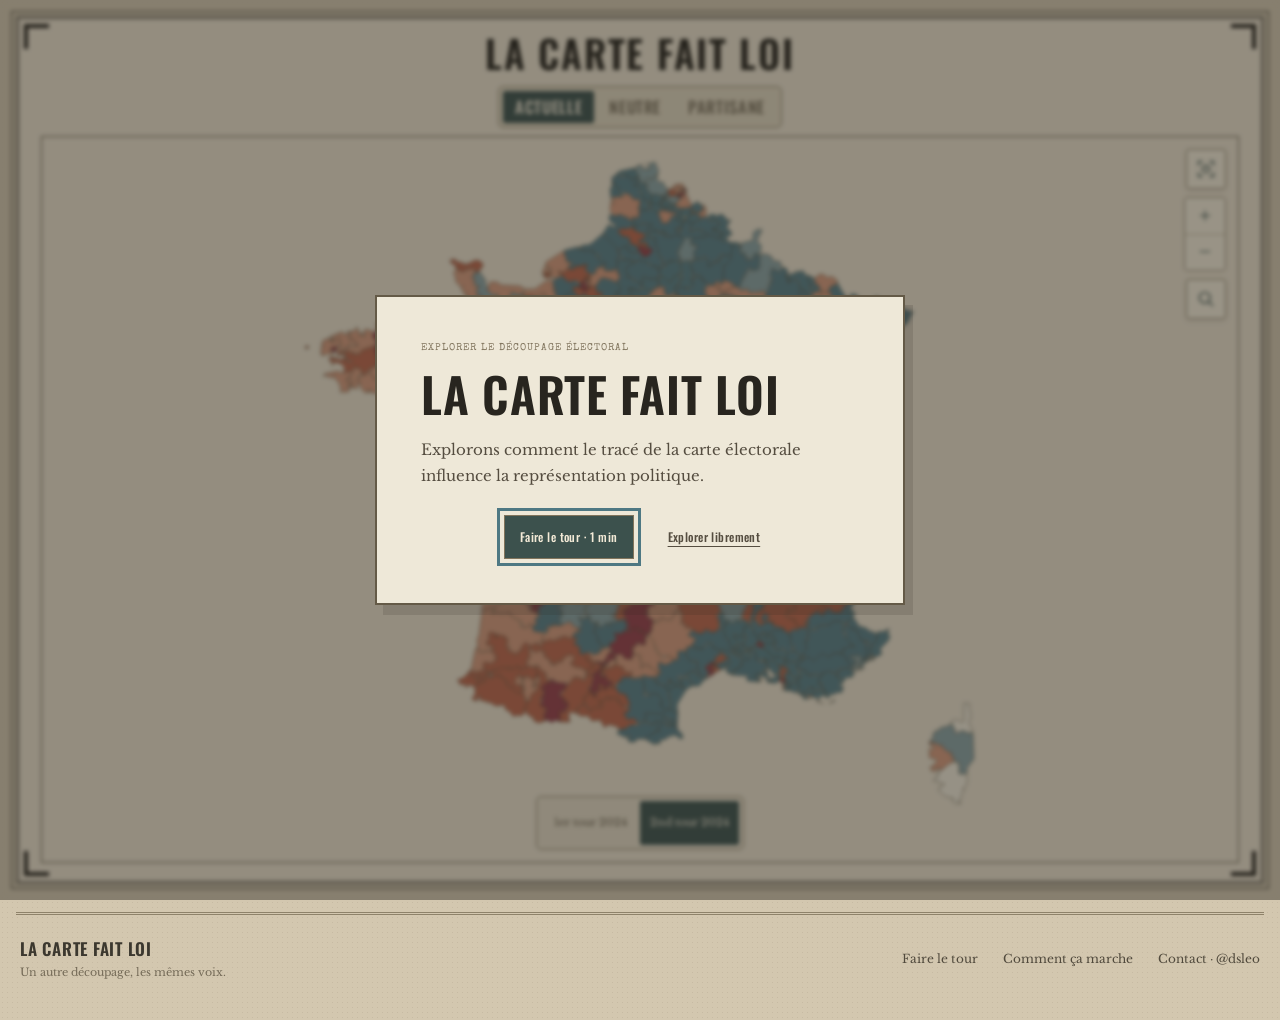
<file: redistricting/webapp/index.html>
<!doctype html>
<html lang="fr">
<head>
<meta charset="utf-8">
<meta name="viewport" content="width=device-width, initial-scale=1">
<meta name="theme-color" content="#e7ddc7">
<meta name="description" content="Explorez la carte des circonscriptions législatives françaises et comparez les résultats actuels à des scénarios neutres ou partisans fondés sur les votes de 2024.">
<meta property="og:type" content="website">
<meta property="og:title" content="La carte fait loi">
<meta property="og:description" content="Et si on redessinait les circonscriptions ? Explorez la carte actuelle et d’autres découpages, avec les mêmes votes de 2024.">
<meta property="og:image" content="https://dsleo.github.io/gerard/og.png">
<meta property="og:image:width" content="1200">
<meta property="og:image:height" content="630">
<meta name="twitter:card" content="summary_large_image">
<title>La carte fait loi · Actuelle</title>
<link rel="stylesheet" href="vendor/leaflet.css">
<link rel="preconnect" href="https://fonts.googleapis.com">
<link href="https://fonts.googleapis.com/css2?family=Libre+Baskerville:wght@400;700&family=Special+Elite&family=Oswald:wght@500;600;700&display=swap" rel="stylesheet">
<link rel="stylesheet" href="atlas.css?v=21">
<link rel="stylesheet" href="scenarios.css?v=6">
</head>
<body>
<div class="poster">
<i class="corner tl"></i><i class="corner tr"></i><i class="corner bl"></i><i class="corner br"></i>
<div class="title-band">
<h1 id="poster-title"><span class="title-prefix">La carte fait loi</span><span class="time-switch" role="group" aria-label="Choisir la carte"><button id="view-today" type="button" aria-pressed="true">Actuelle</button><button id="view-tomorrow" type="button" aria-pressed="false">Neutre</button><button id="view-partisan" type="button" aria-pressed="false">Partisane</button></span></h1>

<p id="map-scenario" class="map-scenario" hidden>Scénario exploratoire · votes de 2024</p>
<p id="proposal-error" class="proposal-error" role="alert" hidden>La proposition est indisponible. Réessayez avec « Neutre ».</p>
</div>
<main class="map-frame" id="atlas" aria-label="Carte politique des circonscriptions législatives métropolitaines">
<div id="map" aria-label="Carte interactive des circonscriptions" aria-busy="true"></div>
<div id="map-loading" class="map-loading" role="status" aria-live="polite"><span class="loading-mark" aria-hidden="true"></span><span>La carte se prépare…</span></div>
<div id="map-error" class="map-error" role="alert" hidden>La carte n’a pas pu être chargée. <button type="button" onclick="location.reload()">Réessayer</button></div>
<div class="map-zoom" aria-label="Zoom de la carte"><button id="zoom-in" type="button" aria-label="Agrandir la carte">+</button><button id="zoom-out" type="button" aria-label="Réduire la carte">−</button></div>
<div class="map-round-controls"><div class="slide-switch" id="round-switch" role="group" aria-label="Tour de l’élection"><span class="slide-thumb" aria-hidden="true"></span><button id="round-first" type="button" aria-pressed="false">1er tour 2024</button><button id="round-second" type="button" aria-pressed="true">2nd tour 2024</button></div></div>
<aside class="map-distance-panel" id="map-distance-panel" aria-live="polite" hidden><strong id="map-distance-department-name"></strong><span id="map-distance-seat-count"></span><span class="bloc-seat-gain" id="map-distance-bloc-gain" hidden></span><p id="map-distance-department-score"></p></aside>
<div class="department-search" id="department-search"><button type="button" id="department-toggle" class="department-toggle" aria-label="Rechercher un département" aria-expanded="false" aria-controls="department-panel" title="Rechercher un département"><svg viewBox="0 0 24 24" fill="none" stroke="currentColor" stroke-width="1.7" aria-hidden="true"><circle cx="10.5" cy="10.5" r="6.5"/><path d="m15.5 15.5 5 5"/></svg></button><div id="department-panel" class="department-panel" hidden><label class="sr-only" for="department-query">Rechercher un département</label><div class="department-search-field"><span aria-hidden="true">⌕</span><input id="department-query" type="search" placeholder="Rechercher un département" autocomplete="off" role="combobox" aria-autocomplete="list" aria-controls="department-options" aria-expanded="false" disabled><button type="button" id="department-clear" aria-label="Effacer le département sélectionné" hidden>×</button></div><ul id="department-options" role="listbox" hidden></ul><p id="department-summary" role="status" aria-live="polite" hidden></p></div></div>
<button id="recenter-map" class="map-control recenter" type="button" title="Recentrer la carte" aria-label="Recentrer la carte"><svg viewBox="0 0 24 24" fill="none" stroke="currentColor" stroke-width="1.7" aria-hidden="true"><path d="M8 3H3v5m13-5h5v5M3 16v5h5m13-5v5h-5"/><circle cx="12" cy="12" r="4"/></svg></button>
<a href="#results" id="results-cue" class="results-cue" aria-label="Voir la comparaison" hidden><span aria-hidden="true">↓</span></a>
</main>
<div class="scenario-control" id="partisan-control" hidden><label for="partisan-slider">Carte favorable à</label><div class="scenario-slider-wrap"><input id="partisan-slider" type="range" min="0" max="4" step="1" value="0" aria-label="Scénario partisan" aria-valuetext="Extrême gauche"><div class="scenario-ticks" aria-hidden="true"><span>Extrême gauche</span><span>Gauche</span><span>Centre</span><span>Droite</span><span>Extrême droite</span></div></div></div>
</div>
<section class="results" id="results" aria-labelledby="results-title" hidden>
<section class="assembly-section" aria-labelledby="round2-title"><div class="round2-head"><div class="section-title"><h3 id="round2-title">Second tour</h3><button class="info-button" id="round2-info" type="button" aria-label="Comment estimer le second tour ?" data-tooltip="Comment le second tour est estimé" aria-describedby="info-tooltip" aria-haspopup="dialog" aria-controls="round2-dialog"><span class="info-glyph" aria-hidden="true">i</span></button></div></div>
<div class="round2-assembly"><svg id="hemicycle" viewBox="0 0 237 164" role="group" aria-label="Projection des sièges par bloc"></svg><div class="assembly-tooltip" id="assembly-tooltip" role="status" aria-live="polite" hidden></div></div>
<div class="assembly-controls"><div class="slide-switch assembly-switch" id="assembly-switch" role="group" aria-label="Comparer les hémicycles"><span class="slide-thumb" aria-hidden="true"></span><button id="assembly-current" type="button" aria-pressed="false">Assemblée actuelle</button><button id="assembly-projected" type="button" aria-pressed="true">Projection</button></div></div>
</section>
<section class="mmd-section" aria-labelledby="mmd-title"><h3 id="mmd-title">Comment la répartition des voix change ?</h3><p class="mmd-intro">Des voix réparties partout, ou concentrées dans quelques bastions ? <button class="info-button" id="mmd-info" type="button" aria-label="Comprendre la répartition des voix" data-tooltip="Comprendre cet indicateur" aria-describedby="info-tooltip" aria-haspopup="dialog" aria-controls="mmd-dialog"><span class="info-glyph" aria-hidden="true">i</span></button></p><div class="mmd-grid" id="mmd-grid" aria-label="Variation du MMD par bloc, en points"></div></section>
<div class="results-head"><div><div class="results-kicker">Équilibre et limites territoriales</div><h2 id="results-title">Une carte plus équilibrée ? </h2></div></div>
<div class="territory-grid" id="territory-grid"></div>


</section>
<footer class="app-footer"><a class="footer-brand" href="index.html">La carte fait loi<span>Un autre découpage, les mêmes voix.</span></a><nav aria-label="À propos du projet"><a href="#atlas" id="replay-tour">Faire le tour</a><a href="method.html">Comment ça marche</a><a href="https://twitter.com/dsleo">Contact · @dsleo</a></nav></footer>

<dialog class="info-dialog" id="mmd-dialog" aria-labelledby="mmd-dialog-title">
<form method="dialog"><button class="dialog-close" aria-label="Fermer la formule du MMD" autofocus>×</button></form>
<h2 id="mmd-dialog-title">La formule du MMD</h2>
<p>Pour un bloc <em>b</em>, on note <em>s<sub>b,i</sub></em> son pourcentage de voix dans la circonscription <em>i</em>, parmi les <em>n</em> circonscriptions avec des données disponibles.</p>
<div class="math-display"><math xmlns="http://www.w3.org/1998/Math/MathML" display="block" aria-label="MMD du bloc b : moyenne de ses pourcentages locaux moins leur médiane"><mrow><msub><mi mathvariant="normal">MMD</mi><mi>b</mi></msub><mo>=</mo><mfrac><mn>1</mn><mi>n</mi></mfrac><munderover><mo>∑</mo><mrow><mi>i</mi><mo>=</mo><mn>1</mn></mrow><mi>n</mi></munderover><msub><mi>s</mi><mrow><mi>b</mi><mo>,</mo><mi>i</mi></mrow></msub><mo>−</mo><mi mathvariant="normal">médiane</mi><mrow><mo>(</mo><mrow><msub><mi>s</mi><mrow><mi>b</mi><mo>,</mo><mn>1</mn></mrow></msub><mo>,</mo><mo>…</mo><mo>,</mo><msub><mi>s</mi><mrow><mi>b</mi><mo>,</mo><mi>n</mi></mrow></msub></mrow><mo>)</mo></mrow></mrow></math></div>
<p>Chaque circonscription a le même poids. Pour un nombre pair de scores, la médiane est la moyenne des deux valeurs centrales.</p>
<p>Les valeurs affichées sont les variations, en points :</p><div class="math-display"><math xmlns="http://www.w3.org/1998/Math/MathML" display="block" aria-label="Variation du MMD : valeur proposée moins valeur actuelle"><mrow><msub><mrow><mo>Δ</mo><mi mathvariant="normal">MMD</mi></mrow><mi>b</mi></msub><mo>=</mo><msub><mi mathvariant="normal">MMD</mi><mi>b</mi></msub><mrow><mo>(</mo><mtext>proposition</mtext><mo>)</mo></mrow><mo>−</mo><msub><mi mathvariant="normal">MMD</mi><mi>b</mi></msub><mrow><mo>(</mo><mtext>carte actuelle</mtext><mo>)</mo></mrow></mrow></math></div>

</dialog>
<dialog class="info-dialog" id="round2-dialog" aria-labelledby="round2-method-title">
<form method="dialog"><button class="dialog-close" aria-label="Fermer l’explication du second tour" autofocus>×</button></form>
<div class="round2-method"><h2 id="round2-method-title">Comment estimer le second tour ?</h2><div class="method-steps">
<div class="method-step"><span class="step-number">01</span><b>Replacer les votes</b><p>Les voix de 2024 sont réparties sur les nouvelles limites.</p></div>
<div class="method-step"><span class="step-number">02</span><b>Comparer les duels</b><p>Les deux blocs en tête sont comparés à des duels similaires de 2024.</p></div>
<div class="method-step"><span class="step-number">03</span><b>Compter les sièges</b><p>Un point représente un siège dans un tirage représentatif. Au survol : la fourchette simulée.</p></div></div></div><p>Les cartes partisanes cherchent à augmenter le nombre moyen de sièges simulés pour une famille, dans les départements étudiés. La comparaison « carte actuelle » applique le même modèle à la carte de 2024. Les plages vont du 10e au 90e percentile des simulations qui perturbent les duels. Elles ne tiennent pas compte de la sélection des cartes ni des incertitudes de répartition des voix.</p><p>L’extrême gauche regroupe la nuance EXG et les candidats rattachés financièrement à la LFI en 2024 ; ce rattachement ne prouve pas leur appartenance au parti. Les autres familles suivent les nuances officielles.</p><p class="dialog-more"><a href="method.html#partisane">Comment ça marche ↗</a></p>
</dialog>
<div id="info-tooltip" class="info-tooltip" role="tooltip" hidden></div>
<div id="toast" class="toast" role="status" aria-live="polite"></div>
<dialog class="info-dialog first-use-dialog" id="first-use-dialog" aria-labelledby="first-use-title">
<h2 id="first-use-title"></h2>
<button class="first-use-continue" id="first-use-continue" type="button">Explorer cette carte</button>
</dialog>
<dialog class="welcome-dialog" id="welcome-dialog" aria-labelledby="welcome-title">
<p class="welcome-kicker">Explorer le découpage électoral</p>
<h2 id="welcome-title">La carte fait loi</h2>
<p class="welcome-lead">Explorons comment le tracé de la carte électorale influence la représentation politique.</p>
<div class="welcome-actions"><button id="welcome-start" type="button">Faire le tour · 1 min</button><button id="welcome-skip" type="button">Explorer librement</button></div>
</dialog>
<div class="guided-tour" id="guided-tour" hidden>
<div class="tour-spotlight" id="tour-spotlight" aria-hidden="true"></div>
<section class="tour-card" id="tour-card" role="dialog" aria-modal="true" aria-labelledby="tour-title" aria-describedby="tour-description">
<div class="tour-meta"><span id="tour-count"></span><button class="tour-close" id="tour-close" type="button" aria-label="Fermer la visite">×</button></div>
<h2 id="tour-title" aria-live="polite"></h2><p id="tour-description"></p>
<div class="tour-actions"><button id="tour-back" type="button" aria-label="Étape précédente">←</button><button class="tour-next" id="tour-next" type="button" aria-label="Étape suivante">→</button></div>
</section>
</div>
<script src="vendor/leaflet.js"></script>
<script src="atlas.js?v=45"></script>
</body>
</html>
</file>
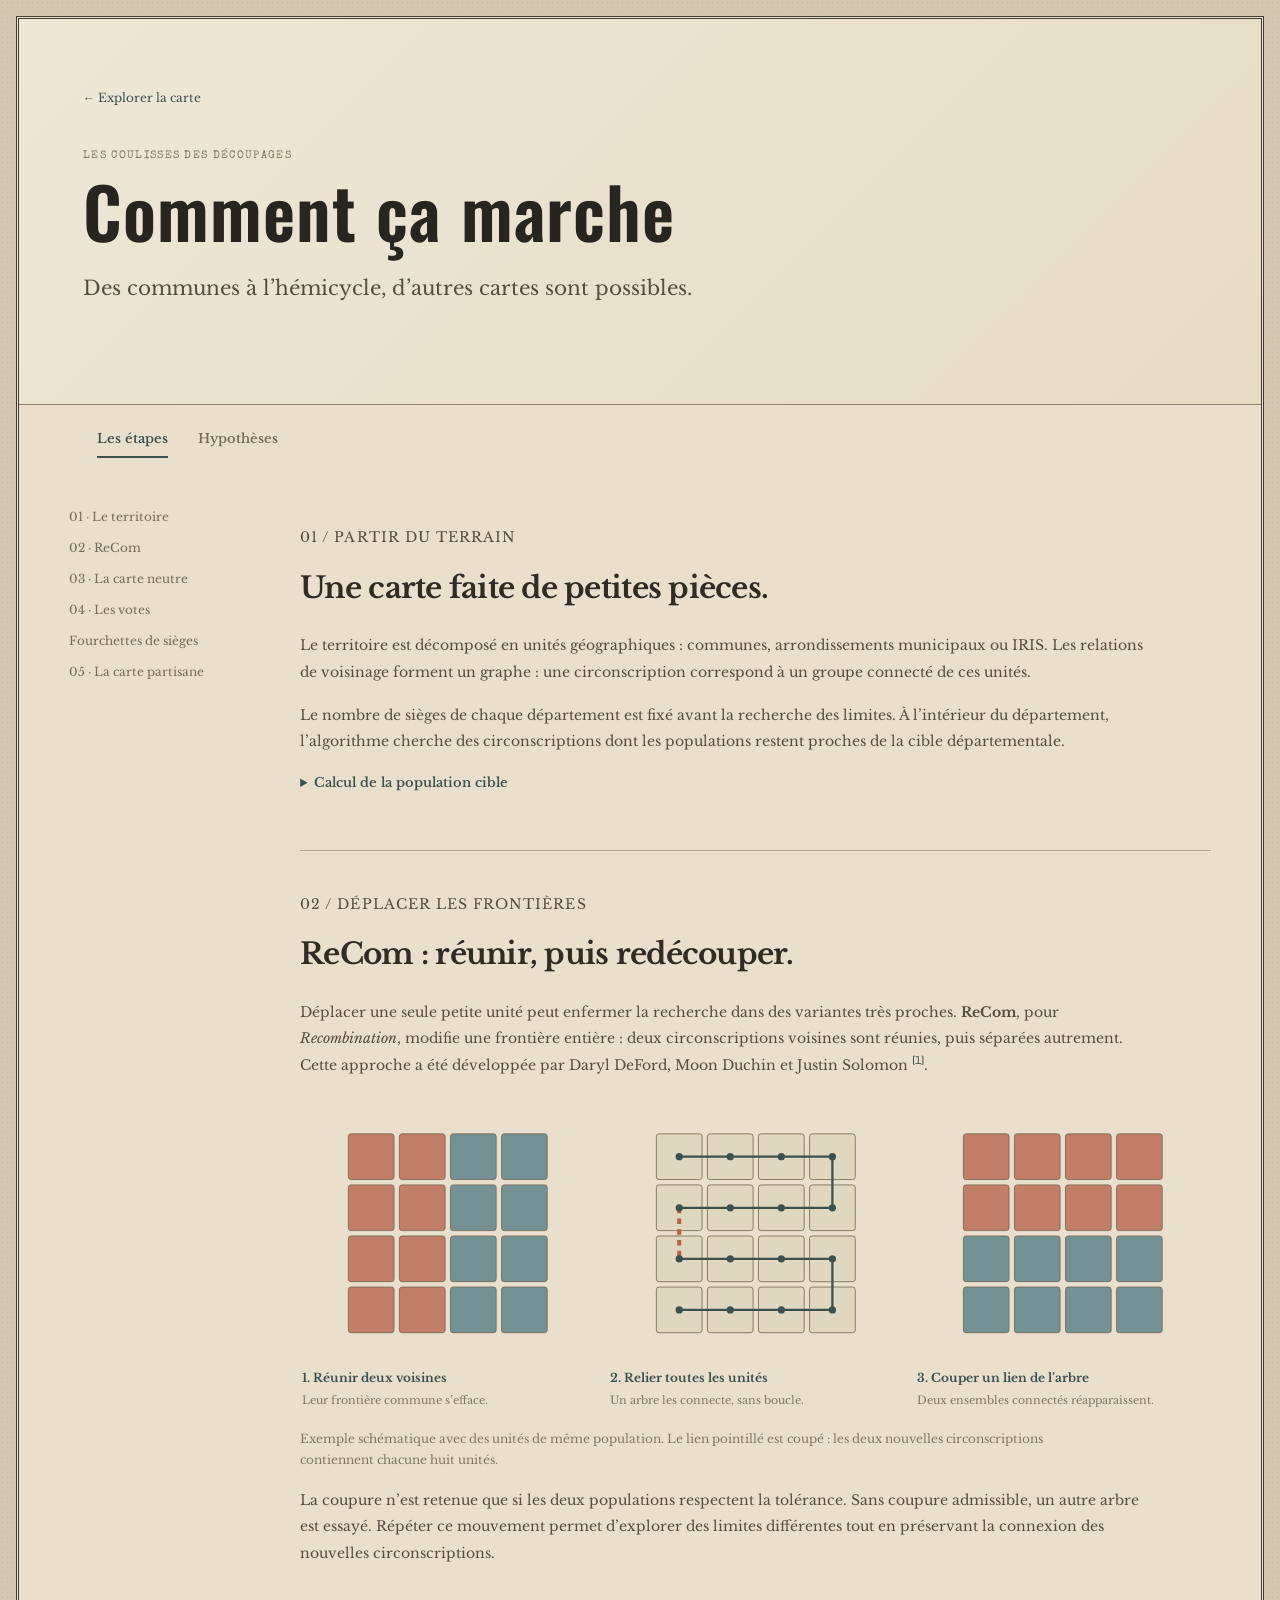
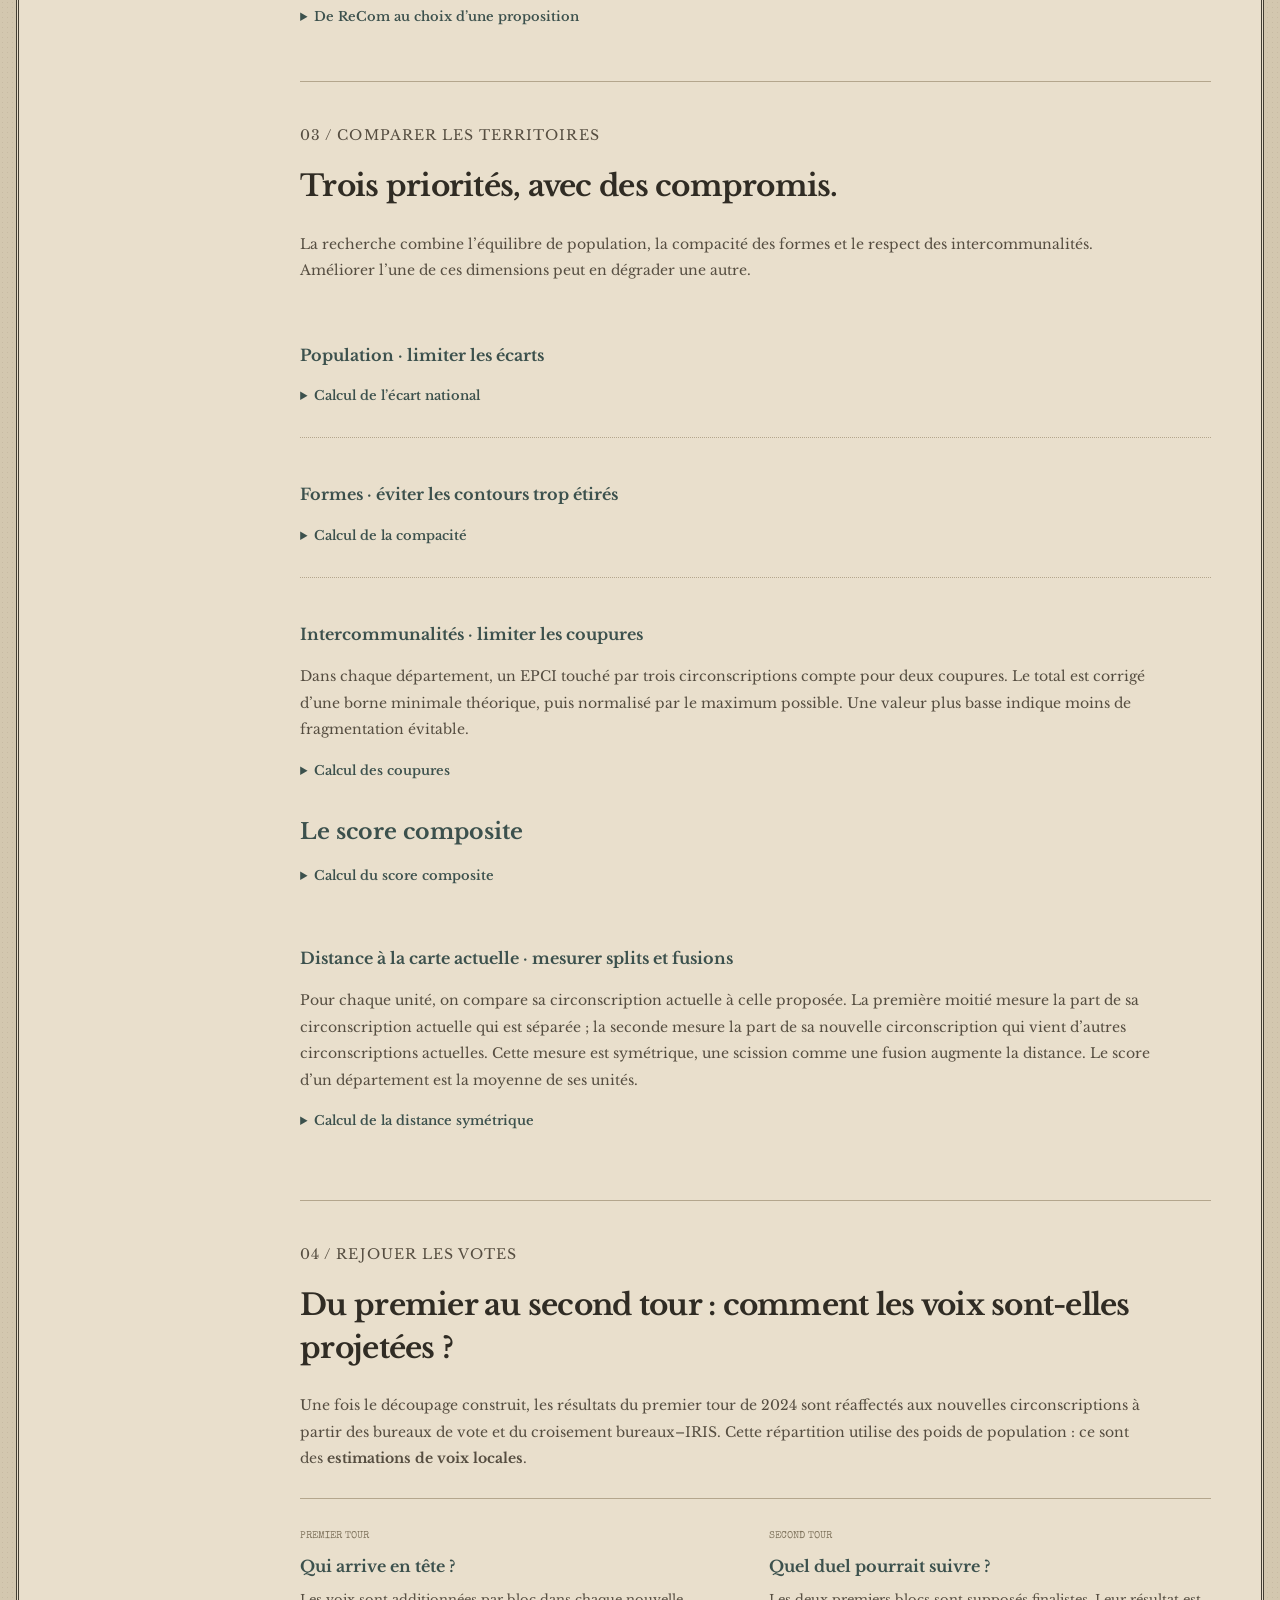
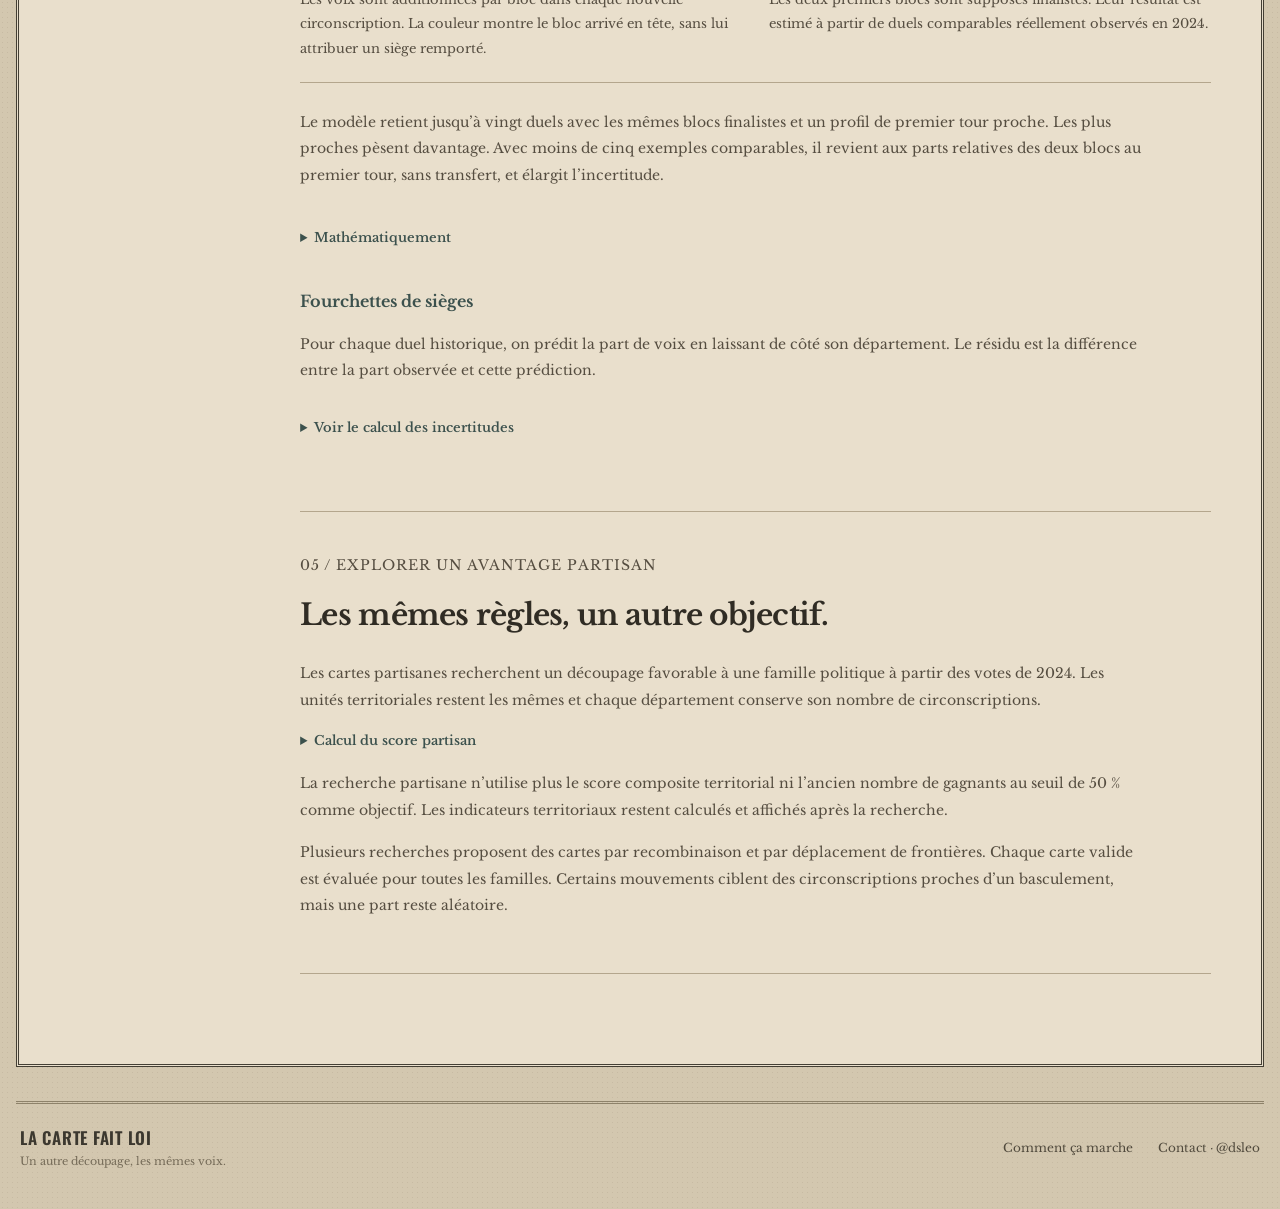
<file: redistricting/webapp/method.html>
<!doctype html><html lang="fr"><head><meta charset="utf-8"><meta name="viewport" content="width=device-width, initial-scale=1"><meta name="theme-color" content="#e7ddc7"><meta name="description" content="Découvrez comment les circonscriptions sont construites, comment les votes de 2024 sont estimés et quelles limites garder en tête."><meta property="og:type" content="article"><meta property="og:title" content="Comment ça marche · La carte fait loi"><meta property="og:description" content="Méthode, données et limites de l’atlas des circonscriptions législatives françaises."><meta name="twitter:card" content="summary"><title>Comment ça marche · La carte fait loi</title><link rel="preconnect" href="https://fonts.googleapis.com"><link href="https://fonts.googleapis.com/css2?family=Libre+Baskerville:wght@400;700&family=Special+Elite&family=Oswald:wght@500;600;700&display=swap" rel="stylesheet"><link rel="stylesheet" href="vendor/katex/katex.min.css"><link rel="stylesheet" href="atlas.css?v=16"></head><body><main class="method-page guide-page">
<header class="guide-hero"><a class="guide-back" href="index.html">← Explorer la carte</a><p class="guide-kicker">Les coulisses des découpages</p><h1>Comment ça marche</h1><p class="guide-lead">Des communes à l’hémicycle, d’autres cartes sont possibles.</p></header>
<nav class="guide-sections" aria-label="Grandes sections"><a href="#methode" data-section-link="methode">Les étapes</a><a href="#donnees" data-section-link="donnees">Hypothèses</a></nav><div class="guide-layout"><nav class="guide-nav" aria-label="Sommaire"><a data-nav-group="methode" href="#territoire">01 · Le territoire</a><a data-nav-group="methode" href="#recom">02 · ReCom</a><a data-nav-group="methode" href="#territoires">03 · La carte neutre</a><a data-nav-group="methode" href="#second-tour">04 · Les votes</a><a data-nav-group="methode" href="#incertitude">Fourchettes de sièges</a><a data-nav-group="methode" href="#partisane">05 · La carte partisane</a><a data-nav-group="donnees" href="#familles-politiques">01 · Les familles politiques</a><a data-nav-group="donnees" href="#sources">02 · Les données</a></nav>
<div class="guide-chapters">
<section class="guide-chapter" id="territoire" data-guide-group="methode"><p class="chapter-number">01 / Partir du terrain</p><h2>Une carte faite de petites pièces.</h2><p>Le territoire est décomposé en unités géographiques : communes, arrondissements municipaux ou IRIS. Les relations de voisinage forment un graphe : une circonscription correspond à un groupe connecté de ces unités.</p><p>Le nombre de sièges de chaque département est fixé avant la recherche des limites. À l’intérieur du département, l’algorithme cherche des circonscriptions dont les populations restent proches de la cible départementale.</p><details class="math-disclosure"><summary>Calcul de la population cible</summary><div class="math-display math-pair"><span class="tex-equation" data-tex="\bar P_d=\frac{P_d}{k_d}"><math xmlns="http://www.w3.org/1998/Math/MathML" display="block" aria-label="Population cible du département : population du département divisée par son nombre de sièges"><mrow><msub><mover accent="true"><mi>P</mi><mo>¯</mo></mover><mi>d</mi></msub><mo>=</mo><mfrac><msub><mi>P</mi><mi>d</mi></msub><msub><mi>k</mi><mi>d</mi></msub></mfrac></mrow></math></span><span class="math-connector">et</span><span class="tex-equation" data-tex="\frac{|P(C)-\bar P_d|}{\bar P_d}\leq\varepsilon"><math xmlns="http://www.w3.org/1998/Math/MathML" display="block" aria-label="Écart relatif de la circonscription à la cible départementale inférieur ou égal à epsilon"><mrow><mfrac><mrow><mo>|</mo><mi>P</mi><mo>(</mo><mi>C</mi><mo>)</mo><mo>−</mo><msub><mover accent="true"><mi>P</mi><mo>¯</mo></mover><mi>d</mi></msub><mo>|</mo></mrow><msub><mover accent="true"><mi>P</mi><mo>¯</mo></mover><mi>d</mi></msub></mfrac><mo>≤</mo><mi>ε</mi></mrow></math></span></div><p class="equation-caption">La population du département, divisée par ses sièges, donne sa cible. Le seuil de recherche ε est ici de 20 %. Ce seuil est évalué à l’échelle du département, pas par rapport à la moyenne nationale.</p></details></section>
<section class="guide-chapter" id="recom" data-guide-group="methode"><p class="chapter-number">02 / Déplacer les frontières</p><h2>ReCom : réunir, puis redécouper.</h2><p>Déplacer une seule petite unité peut enfermer la recherche dans des variantes très proches. <strong>ReCom</strong>, pour <em>Recombination</em>, modifie une frontière entière : deux circonscriptions voisines sont réunies, puis séparées autrement. Cette approche a été développée par Daryl DeFord, Moon Duchin et Justin Solomon <a class="reference-link" href="#ref-recom">[1]</a>.</p>
<div class="recom-strip"><figure><svg class="recom-diagram" viewBox="0 0 220 190" role="img" aria-label="Deux circonscriptions voisines"><title>Deux circonscriptions voisines</title><rect x="36" y="20" width="34" height="34" rx="2" fill="#b65e45" fill-opacity=".75" stroke="#706650" stroke-width=".6"/><rect x="74" y="20" width="34" height="34" rx="2" fill="#b65e45" fill-opacity=".75" stroke="#706650" stroke-width=".6"/><rect x="112" y="20" width="34" height="34" rx="2" fill="#4e7883" fill-opacity=".75" stroke="#706650" stroke-width=".6"/><rect x="150" y="20" width="34" height="34" rx="2" fill="#4e7883" fill-opacity=".75" stroke="#706650" stroke-width=".6"/><rect x="36" y="58" width="34" height="34" rx="2" fill="#b65e45" fill-opacity=".75" stroke="#706650" stroke-width=".6"/><rect x="74" y="58" width="34" height="34" rx="2" fill="#b65e45" fill-opacity=".75" stroke="#706650" stroke-width=".6"/><rect x="112" y="58" width="34" height="34" rx="2" fill="#4e7883" fill-opacity=".75" stroke="#706650" stroke-width=".6"/><rect x="150" y="58" width="34" height="34" rx="2" fill="#4e7883" fill-opacity=".75" stroke="#706650" stroke-width=".6"/><rect x="36" y="96" width="34" height="34" rx="2" fill="#b65e45" fill-opacity=".75" stroke="#706650" stroke-width=".6"/><rect x="74" y="96" width="34" height="34" rx="2" fill="#b65e45" fill-opacity=".75" stroke="#706650" stroke-width=".6"/><rect x="112" y="96" width="34" height="34" rx="2" fill="#4e7883" fill-opacity=".75" stroke="#706650" stroke-width=".6"/><rect x="150" y="96" width="34" height="34" rx="2" fill="#4e7883" fill-opacity=".75" stroke="#706650" stroke-width=".6"/><rect x="36" y="134" width="34" height="34" rx="2" fill="#b65e45" fill-opacity=".75" stroke="#706650" stroke-width=".6"/><rect x="74" y="134" width="34" height="34" rx="2" fill="#b65e45" fill-opacity=".75" stroke="#706650" stroke-width=".6"/><rect x="112" y="134" width="34" height="34" rx="2" fill="#4e7883" fill-opacity=".75" stroke="#706650" stroke-width=".6"/><rect x="150" y="134" width="34" height="34" rx="2" fill="#4e7883" fill-opacity=".75" stroke="#706650" stroke-width=".6"/></svg><figcaption><b>1. Réunir deux voisines</b><span>Leur frontière commune s’efface.</span></figcaption></figure><figure><svg class="recom-diagram" viewBox="0 0 220 190" role="img" aria-label="Un arbre sur le territoire fusionné"><title>Un arbre sur le territoire fusionné</title><rect x="36" y="20" width="34" height="34" rx="2" fill="#ded4bd" fill-opacity=".75" stroke="#706650" stroke-width=".6"/><rect x="74" y="20" width="34" height="34" rx="2" fill="#ded4bd" fill-opacity=".75" stroke="#706650" stroke-width=".6"/><rect x="112" y="20" width="34" height="34" rx="2" fill="#ded4bd" fill-opacity=".75" stroke="#706650" stroke-width=".6"/><rect x="150" y="20" width="34" height="34" rx="2" fill="#ded4bd" fill-opacity=".75" stroke="#706650" stroke-width=".6"/><rect x="36" y="58" width="34" height="34" rx="2" fill="#ded4bd" fill-opacity=".75" stroke="#706650" stroke-width=".6"/><rect x="74" y="58" width="34" height="34" rx="2" fill="#ded4bd" fill-opacity=".75" stroke="#706650" stroke-width=".6"/><rect x="112" y="58" width="34" height="34" rx="2" fill="#ded4bd" fill-opacity=".75" stroke="#706650" stroke-width=".6"/><rect x="150" y="58" width="34" height="34" rx="2" fill="#ded4bd" fill-opacity=".75" stroke="#706650" stroke-width=".6"/><rect x="36" y="96" width="34" height="34" rx="2" fill="#ded4bd" fill-opacity=".75" stroke="#706650" stroke-width=".6"/><rect x="74" y="96" width="34" height="34" rx="2" fill="#ded4bd" fill-opacity=".75" stroke="#706650" stroke-width=".6"/><rect x="112" y="96" width="34" height="34" rx="2" fill="#ded4bd" fill-opacity=".75" stroke="#706650" stroke-width=".6"/><rect x="150" y="96" width="34" height="34" rx="2" fill="#ded4bd" fill-opacity=".75" stroke="#706650" stroke-width=".6"/><rect x="36" y="134" width="34" height="34" rx="2" fill="#ded4bd" fill-opacity=".75" stroke="#706650" stroke-width=".6"/><rect x="74" y="134" width="34" height="34" rx="2" fill="#ded4bd" fill-opacity=".75" stroke="#706650" stroke-width=".6"/><rect x="112" y="134" width="34" height="34" rx="2" fill="#ded4bd" fill-opacity=".75" stroke="#706650" stroke-width=".6"/><rect x="150" y="134" width="34" height="34" rx="2" fill="#ded4bd" fill-opacity=".75" stroke="#706650" stroke-width=".6"/><line x1="53" y1="37" x2="91" y2="37" stroke="#3c514d" stroke-width="1.7"/><line x1="91" y1="37" x2="129" y2="37" stroke="#3c514d" stroke-width="1.7"/><line x1="129" y1="37" x2="167" y2="37" stroke="#3c514d" stroke-width="1.7"/><line x1="167" y1="37" x2="167" y2="75" stroke="#3c514d" stroke-width="1.7"/><line x1="167" y1="75" x2="129" y2="75" stroke="#3c514d" stroke-width="1.7"/><line x1="129" y1="75" x2="91" y2="75" stroke="#3c514d" stroke-width="1.7"/><line x1="91" y1="75" x2="53" y2="75" stroke="#3c514d" stroke-width="1.7"/><line x1="53" y1="75" x2="53" y2="113" stroke="#b65e45" stroke-width="3" stroke-dasharray="4 4"/><line x1="53" y1="113" x2="91" y2="113" stroke="#3c514d" stroke-width="1.7"/><line x1="91" y1="113" x2="129" y2="113" stroke="#3c514d" stroke-width="1.7"/><line x1="129" y1="113" x2="167" y2="113" stroke="#3c514d" stroke-width="1.7"/><line x1="167" y1="113" x2="167" y2="151" stroke="#3c514d" stroke-width="1.7"/><line x1="167" y1="151" x2="129" y2="151" stroke="#3c514d" stroke-width="1.7"/><line x1="129" y1="151" x2="91" y2="151" stroke="#3c514d" stroke-width="1.7"/><line x1="91" y1="151" x2="53" y2="151" stroke="#3c514d" stroke-width="1.7"/><circle cx="53" cy="37" r="2.7" fill="#3c514d"/><circle cx="91" cy="37" r="2.7" fill="#3c514d"/><circle cx="129" cy="37" r="2.7" fill="#3c514d"/><circle cx="167" cy="37" r="2.7" fill="#3c514d"/><circle cx="53" cy="75" r="2.7" fill="#3c514d"/><circle cx="91" cy="75" r="2.7" fill="#3c514d"/><circle cx="129" cy="75" r="2.7" fill="#3c514d"/><circle cx="167" cy="75" r="2.7" fill="#3c514d"/><circle cx="53" cy="113" r="2.7" fill="#3c514d"/><circle cx="91" cy="113" r="2.7" fill="#3c514d"/><circle cx="129" cy="113" r="2.7" fill="#3c514d"/><circle cx="167" cy="113" r="2.7" fill="#3c514d"/><circle cx="53" cy="151" r="2.7" fill="#3c514d"/><circle cx="91" cy="151" r="2.7" fill="#3c514d"/><circle cx="129" cy="151" r="2.7" fill="#3c514d"/><circle cx="167" cy="151" r="2.7" fill="#3c514d"/></svg><figcaption><b>2. Relier toutes les unités</b><span>Un arbre les connecte, sans boucle.</span></figcaption></figure><figure><svg class="recom-diagram" viewBox="0 0 220 190" role="img" aria-label="Deux nouvelles circonscriptions"><title>Deux nouvelles circonscriptions</title><rect x="36" y="20" width="34" height="34" rx="2" fill="#b65e45" fill-opacity=".75" stroke="#706650" stroke-width=".6"/><rect x="74" y="20" width="34" height="34" rx="2" fill="#b65e45" fill-opacity=".75" stroke="#706650" stroke-width=".6"/><rect x="112" y="20" width="34" height="34" rx="2" fill="#b65e45" fill-opacity=".75" stroke="#706650" stroke-width=".6"/><rect x="150" y="20" width="34" height="34" rx="2" fill="#b65e45" fill-opacity=".75" stroke="#706650" stroke-width=".6"/><rect x="36" y="58" width="34" height="34" rx="2" fill="#b65e45" fill-opacity=".75" stroke="#706650" stroke-width=".6"/><rect x="74" y="58" width="34" height="34" rx="2" fill="#b65e45" fill-opacity=".75" stroke="#706650" stroke-width=".6"/><rect x="112" y="58" width="34" height="34" rx="2" fill="#b65e45" fill-opacity=".75" stroke="#706650" stroke-width=".6"/><rect x="150" y="58" width="34" height="34" rx="2" fill="#b65e45" fill-opacity=".75" stroke="#706650" stroke-width=".6"/><rect x="36" y="96" width="34" height="34" rx="2" fill="#4e7883" fill-opacity=".75" stroke="#706650" stroke-width=".6"/><rect x="74" y="96" width="34" height="34" rx="2" fill="#4e7883" fill-opacity=".75" stroke="#706650" stroke-width=".6"/><rect x="112" y="96" width="34" height="34" rx="2" fill="#4e7883" fill-opacity=".75" stroke="#706650" stroke-width=".6"/><rect x="150" y="96" width="34" height="34" rx="2" fill="#4e7883" fill-opacity=".75" stroke="#706650" stroke-width=".6"/><rect x="36" y="134" width="34" height="34" rx="2" fill="#4e7883" fill-opacity=".75" stroke="#706650" stroke-width=".6"/><rect x="74" y="134" width="34" height="34" rx="2" fill="#4e7883" fill-opacity=".75" stroke="#706650" stroke-width=".6"/><rect x="112" y="134" width="34" height="34" rx="2" fill="#4e7883" fill-opacity=".75" stroke="#706650" stroke-width=".6"/><rect x="150" y="134" width="34" height="34" rx="2" fill="#4e7883" fill-opacity=".75" stroke="#706650" stroke-width=".6"/></svg><figcaption><b>3. Couper un lien de l’arbre</b><span>Deux ensembles connectés réapparaissent.</span></figcaption></figure></div><p class="equation-caption">Exemple schématique avec des unités de même population. Le lien pointillé est coupé : les deux nouvelles circonscriptions contiennent chacune huit unités.</p>
<p>La coupure n’est retenue que si les deux populations respectent la tolérance. Sans coupure admissible, un autre arbre est essayé. Répéter ce mouvement permet d’explorer des limites différentes tout en préservant la connexion des nouvelles circonscriptions.</p><details class="guide-details"><summary>De ReCom au choix d’une proposition</summary><p>Le projet construit les arbres par Kruskal aléatoire. Ce tirage n’est pas un tirage uniforme parmi tous les arbres possibles. Les mouvements ReCom alimentent ensuite un <strong>recuit simulé</strong> : les améliorations sont acceptées ; certaines dégradations peuvent aussi l’être au début, pour sortir d’une solution locale. Cette souplesse diminue au cours de la recherche. Le meilleur plan valide rencontré est conservé.</p><p>Ce procédé ne garantit ni l’optimum global, ni un échantillon uniforme de toutes les cartes. Il n’est pas assimilé ici à un ensemble électoral neutre.</p></details></section>
<section class="guide-chapter" id="territoires" data-guide-group="methode"><p class="chapter-number">03 / Comparer les territoires</p><h2>Trois priorités, avec des compromis.</h2><p>La recherche combine l’équilibre de population, la compacité des formes et le respect des intercommunalités. Améliorer l’une de ces dimensions peut en dégrader une autre.</p><div class="criterion-block"><h3>Population · limiter les écarts</h3><details class="math-disclosure"><summary>Calcul de l’écart national</summary><div class="math-display"><span class="tex-equation" data-tex="\bar P=\frac{P_{\text{total}}}{558},\qquad E_{\max}=\max_C\frac{|P(C)-\bar P|}{\bar P}"><math xmlns="http://www.w3.org/1998/Math/MathML" display="block" aria-label="Écart national maximal : maximum des écarts relatifs de population à la cible nationale"><mrow><mover accent="true"><mi>P</mi><mo>¯</mo></mover><mo>=</mo><mfrac><msub><mi>P</mi><mtext>total</mtext></msub><mn>558</mn></mfrac><mo>,</mo><mspace width="1em"></mspace><msub><mi>E</mi><mtext>max</mtext></msub><mo>=</mo><munder><mi mathvariant="normal">max</mi><mi>C</mi></munder><mfrac><mrow><mo>|</mo><mi>P</mi><mrow><mo>(</mo><mi>C</mi><mo>)</mo></mrow><mo>−</mo><mover accent="true"><mi>P</mi><mo>¯</mo></mover><mo>|</mo></mrow><mover accent="true"><mi>P</mi><mo>¯</mo></mover></mfrac></mrow></math></span></div><p class="equation-caption">La recherche, elle, utilise une cible propre à chaque département. Un département ramené à un seul siège peut respecter sa cible locale tout en s’écartant fortement de la cible nationale.</p></details></div><div class="criterion-block"><h3>Formes · éviter les contours trop étirés</h3><details class="math-disclosure"><summary>Calcul de la compacité</summary><div class="math-display"><span class="tex-equation" data-tex="PP(C)=\frac{4\pi A(C)}{\ell^2},\qquad L_{\text{formes}}=\frac{1}{k}\sum_{i=1}^{k}(1-PP(C_i))"><math xmlns="http://www.w3.org/1998/Math/MathML" display="block" aria-label="Compacité : Polsby–Popper égale quatre pi fois aire divisée par périmètre au carré ; on moyenne un moins cet indice"><mrow><mi mathvariant="normal">PP</mi><mrow><mo>(</mo><mi>C</mi><mo>)</mo></mrow><mo>=</mo><mfrac><mrow><mn>4</mn><mi>π</mi><mi>A</mi><mrow><mo>(</mo><mi>C</mi><mo>)</mo></mrow></mrow><msup><mi>ℓ</mi><mn>2</mn></msup></mfrac><mo>,</mo><mspace width="1em"></mspace><msub><mi>L</mi><mtext>formes</mtext></msub><mo>=</mo><mfrac><mn>1</mn><mi>k</mi></mfrac><munderover><mo>∑</mo><mrow><mi>i</mi><mo>=</mo><mn>1</mn></mrow><mi>k</mi></munderover><mrow><mo>(</mo><mrow><mn>1</mn><mo>−</mo><mi mathvariant="normal">PP</mi><mrow><mo>(</mo><msub><mi>C</mi><mi>i</mi></msub><mo>)</mo></mrow></mrow><mo>)</mo></mrow></mrow></math></span></div><p class="equation-caption">A est la surface, ℓ le périmètre de la circonscription considérée et k le nombre de circonscriptions.</p></details></div><div class="criterion-block"><h3>Intercommunalités · limiter les coupures</h3><p>Dans chaque département, un EPCI touché par trois circonscriptions compte pour deux coupures. Le total est corrigé d’une borne minimale théorique, puis normalisé par le maximum possible. Une valeur plus basse indique moins de fragmentation évitable.</p><details class="math-disclosure"><summary>Calcul des coupures</summary><div class="math-display"><span class="tex-equation" data-tex="L_{\text{intercommunalités}}=\frac{\max(0,S-S_{\min})}{\max(1,S_{\max}-S_{\min})}"><math xmlns="http://www.w3.org/1998/Math/MathML" display="block" aria-label="Fragmentation normalisée : coupures au-delà de la borne minimale divisées par l’écart entre bornes maximale et minimale, avec garde contre un dénominateur nul"><mrow><msub><mi>L</mi><mtext>intercommunalités</mtext></msub><mo>=</mo><mfrac><mrow><mi mathvariant="normal">max</mi><mrow><mo>(</mo><mrow><mn>0</mn><mo>,</mo><mi>S</mi><mo>−</mo><msub><mi>S</mi><mtext>min</mtext></msub></mrow><mo>)</mo></mrow></mrow><mrow><mi mathvariant="normal">max</mi><mrow><mo>(</mo><mrow><mn>1</mn><mo>,</mo><msub><mi>S</mi><mtext>max</mtext></msub><mo>−</mo><msub><mi>S</mi><mtext>min</mtext></msub></mrow><mo>)</mo></mrow></mrow></mfrac></mrow></math></span></div><p class="equation-caption">S désigne le nombre de coupures ; S<sub>min</sub> et S<sub>max</sub> sont les bornes du modèle. Le garde-fou au dénominateur évite une division par zéro.</p></details></div><h3 class="composite-title">Le score composite</h3><details class="math-disclosure"><summary>Calcul du score composite</summary><div class="math-display"><span class="tex-equation" data-tex="L=0{,}50\,L_{\text{population}}+0{,}30\,L_{\text{formes}}+0{,}20\,L_{\text{intercommunalités}}"><math xmlns="http://www.w3.org/1998/Math/MathML" display="block" aria-label="Fonction objectif : 50 pour cent population, 30 pour cent formes, 20 pour cent intercommunalités"><mrow><mi>L</mi><mo>=</mo><mn>0,50</mn><msub><mi>L</mi><mtext>population</mtext></msub><mo>+</mo><mn>0,30</mn><msub><mi>L</mi><mtext>formes</mtext></msub><mo>+</mo><mn>0,20</mn><msub><mi>L</mi><mtext>intercommunalités</mtext></msub></mrow></math></span></div></details><div class="criterion-block"><h3>Distance à la carte actuelle · mesurer splits et fusions</h3><p>Pour chaque unité, on compare sa circonscription actuelle à celle proposée. La première moitié mesure la part de sa circonscription actuelle qui est séparée ; la seconde mesure la part de sa nouvelle circonscription qui vient d’autres circonscriptions actuelles. Cette mesure est symétrique, une scission comme une fusion augmente la distance. Le score d’un département est la moyenne de ses unités.</p><details class="math-disclosure"><summary>Calcul de la distance symétrique</summary><div class="math-display"><span class="tex-equation" data-tex="d_{\mathrm{sym}}(U)=\frac{1}{2}\left[\left(1-\frac{|A(U)\cap B(U)|}{|A(U)|}\right)+\left(1-\frac{|A(U)\cap B(U)|}{|B(U)|}\right)\right]">d_sym(U) = 1/2 × [(1 − |A(U) ∩ B(U)| / |A(U)|) + (1 − |A(U) ∩ B(U)| / |B(U)|)]</span></div><div class="math-display"><span class="tex-equation" data-tex="D_d=\frac{1}{n_d}\sum_{U\in d}d_{\mathrm{sym}}(U),\qquad D=\frac{1}{|\mathcal{D}|}\sum_{d\in\mathcal{D}}D_d">D_d = moyenne des d_sym(U) du département d ; D = moyenne des scores départementaux inclus</span></div><p class="equation-caption">A(U) est l’ensemble des unités de la circonscription actuelle de U ; B(U) est celui de sa circonscription proposée ; n_d est le nombre d’unités du département. Les unités sont celles du modèle, non des habitants. Lorsqu’une unité traverse une limite, elle est rattachée à la circonscription qui en recouvre la plus grande surface. Sur la carte, le pourcentage de classement indique la part des autres départements dont la distance est supérieure ; les égalités sont exclues. Un score plus faible indique des regroupements plus proches de la carte actuelle.</p></details></div>
</section>
<section class="guide-chapter" id="second-tour" data-guide-group="methode"><p class="chapter-number">04 / Rejouer les votes</p><h2>Du premier au second tour : comment les voix sont-elles projetées ?</h2><p>Une fois le découpage construit, les résultats du premier tour de 2024 sont réaffectés aux nouvelles circonscriptions à partir des bureaux de vote et du croisement bureaux–IRIS. Cette répartition utilise des poids de population : ce sont des <strong>estimations de voix locales</strong>.</p><div class="guide-two-tours"><div><span>Premier tour</span><h3>Qui arrive en tête ?</h3><p>Les voix sont additionnées par bloc dans chaque nouvelle circonscription. La couleur montre le bloc arrivé en tête, sans lui attribuer un siège remporté.</p></div><div><span>Second tour</span><h3>Quel duel pourrait suivre ?</h3><p>Les deux premiers blocs sont supposés finalistes. Leur résultat est estimé à partir de duels comparables réellement observés en 2024.</p></div></div><p>Le modèle retient jusqu’à vingt duels avec les mêmes blocs finalistes et un profil de premier tour proche. Les plus proches pèsent davantage. Avec moins de cinq exemples comparables, il revient aux parts relatives des deux blocs au premier tour, sans transfert, et élargit l’incertitude.</p><details class="guide-details"><summary>Mathématiquement</summary><div class="math-display"><span class="tex-equation" data-tex="\hat{s}_a(x)=\frac{\sum_{j\in V}w_j s_{a,j}}{\sum_{j\in V}w_j}"><math xmlns="http://www.w3.org/1998/Math/MathML" display="block" aria-label="Part estimée du bloc a : moyenne des résultats des duels voisins pondérée par leur proximité"><mrow><msub><mover accent="true"><mi>s</mi><mo>^</mo></mover><mi>a</mi></msub><mrow><mo>(</mo><mi>x</mi><mo>)</mo></mrow><mo>=</mo><mfrac><mrow><munderover><mo>∑</mo><mrow><mi>j</mi><mo>∈</mo><mi>V</mi></mrow><mrow></mrow></munderover><msub><mi>w</mi><mi>j</mi></msub><msub><mi>s</mi><mrow><mi>a</mi><mo>,</mo><mi>j</mi></mrow></msub></mrow><mrow><munderover><mo>∑</mo><mrow><mi>j</mi><mo>∈</mo><mi>V</mi></mrow><mrow></mrow></munderover><msub><mi>w</mi><mi>j</mi></msub></mrow></mfrac></mrow></math></span></div><div class="math-display"><span class="tex-equation" data-tex="w_j=\frac{1}{\lVert x-x_j\rVert_2+0{,}015}"><math xmlns="http://www.w3.org/1998/Math/MathML" display="block" aria-label="Poids d’un duel : inverse de sa distance euclidienne au profil recherché plus 0,015"><mrow><msub><mi>w</mi><mi>j</mi></msub><mo>=</mo><mfrac><mn>1</mn><mrow><msub><mrow><mo>‖</mo><mrow><mi>x</mi><mo>−</mo><msub><mi>x</mi><mi>j</mi></msub></mrow><mo>‖</mo></mrow><mn>2</mn></msub><mo>+</mo><mn>0,015</mn></mrow></mfrac></mrow></math></span></div><p>x contient les parts de voix des blocs au premier tour ; x<sub>j</sub> est le profil du duel historique j. V regroupe les voisins retenus. s<sub>a,j</sub> est la part du bloc a au second tour dans ce duel. Le petit terme 0,015 stabilise le poids quand deux profils sont très proches.</p></details><h3 id="incertitude">Fourchettes de sièges</h3><p>Pour chaque duel historique, on prédit la part de voix en laissant de côté son département. Le résidu est la différence entre la part observée et cette prédiction.</p><details class="guide-details math-disclosure"><summary>Voir le calcul des incertitudes</summary><div class="math-display"><span class="tex-equation" data-tex="r_j=y_j-\hat{y}_{-d(j)}"><math xmlns="http://www.w3.org/1998/Math/MathML" display="block" aria-label="Résidu r indice j égal part observée y indice j moins part prédite sans son département"><mrow><msub><mi>r</mi><mi>j</mi></msub><mo>=</mo><msub><mi>y</mi><mi>j</mi></msub><mo>−</mo><msub><mover accent="true"><mi>y</mi><mo>^</mo></mover><mrow><mo>−</mo><mi>d</mi><mo>(</mo><mi>j</mi><mo>)</mo></mrow></msub></mrow></math></span></div><p>Une correction globale est appliquée seulement si elle améliore les critères du test rétrospectif ; les résidus utilisés en tiennent alors compte. Pour chaque circonscription, on tire avec remise un résidu de la même paire de blocs lorsqu’au moins dix sont disponibles, sinon parmi tous les résidus. Le tirage est indépendant entre circonscriptions ; les deux finalistes restent fixés par le premier tour.</p><div class="math-display"><span class="tex-equation" data-tex="p_i^{(t)}=\operatorname{clip}(\hat p_i+\epsilon_i^{(t)},0,1)"><math xmlns="http://www.w3.org/1998/Math/MathML" display="block" aria-label="Part simulée du bloc a égale part prédite plus résidu tiré, bornée entre zéro et un"><mrow><msubsup><mi>p</mi><mi>i</mi><mrow><mo>(</mo><mi>t</mi><mo>)</mo></mrow></msubsup><mo>=</mo><mi mathvariant="normal">clip</mi><mo>(</mo><msub><mover accent="true"><mi>p</mi><mo>^</mo></mover><mi>i</mi></msub><mo>+</mo><msubsup><mi>ε</mi><mi>i</mi><mrow><mo>(</mo><mi>t</mi><mo>)</mo></mrow></msubsup><mo>,</mo><mn>0</mn><mo>,</mo><mn>1</mn><mo>)</mo></mrow></math></span></div><p>On répète ce tirage 1 000 fois. Dans chaque simulation <i>t</i>, on additionne les sièges du bloc <i>b</i> ; les 10e et 90e percentiles de ces totaux donnent la fourchette affichée :</p><div class="math-display"><span class="tex-equation" data-tex="N_b^{(t)}=\sum_i\mathbf{1}\{W_i^{(t)}=b\},\qquad[Q_{0{,}1}(N_b),Q_{0{,}9}(N_b)]"><math xmlns="http://www.w3.org/1998/Math/MathML" display="block" aria-label="Nombre de sièges simulés du bloc b : somme des circonscriptions où b gagne ; fourchette entre les quantiles dix et quatre-vingt-dix pour cent"><mrow><msubsup><mi>N</mi><mi>b</mi><mrow><mo>(</mo><mi>t</mi><mo>)</mo></mrow></msubsup><mo>=</mo><munder><mo>∑</mo><mi>i</mi></munder><mn>1</mn><mo>{</mo><msubsup><mi>W</mi><mi>i</mi><mrow><mo>(</mo><mi>t</mi><mo>)</mo></mrow></msubsup><mo>=</mo><mi>b</mi><mo>}</mo><mo>,</mo><mspace width="1.3em"/><mo>[</mo><msub><mi>Q</mi><mrow><mn>0,1</mn></mrow></msub><mo>(</mo><msub><mi>N</mi><mi>b</mi></msub><mo>)</mo><mo>,</mo><msub><mi>Q</mi><mrow><mn>0,9</mn></mrow></msub><mo>(</mo><msub><mi>N</mi><mi>b</mi></msub><mo>)</mo><mo>]</mo></mrow></math></span></div></details></section>

<section class="guide-chapter" id="partisane" data-guide-group="methode"><p class="chapter-number">05 / Explorer un avantage partisan</p><h2>Les mêmes règles, un autre objectif.</h2><p>Les cartes partisanes recherchent un découpage favorable à une famille politique à partir des votes de 2024. Les unités territoriales restent les mêmes et chaque département conserve son nombre de circonscriptions.</p><details class="math-disclosure"><summary>Calcul du score partisan</summary><p>Pour un bloc <i>b</i> et une carte <i>P</i>, le score utilisé est le nombre moyen de sièges qu’il remporte selon le modèle :</p><div class="math-display"><span class="tex-equation" data-tex="J_b(P)=\sum_{i\in P}\Pr(W_i=b)"><math xmlns="http://www.w3.org/1998/Math/MathML" display="block" aria-label="Score partisan J indice b de P : somme sur les circonscriptions de la probabilité simulée que le bloc b gagne"><mrow><msub><mi>J</mi><mi>b</mi></msub><mo>(</mo><mi>P</mi><mo>)</mo><mo>=</mo><munder><mo>∑</mo><mrow><mi>i</mi><mo>∈</mo><mi>P</mi></mrow></munder><mi mathvariant="normal">Pr</mi><mo>(</mo><msub><mi>W</mi><mi>i</mi></msub><mo>=</mo><mi>b</mi><mo>)</mo></mrow></math></span></div><p>Ici, <i>W</i><sub>i</sub> est le bloc gagnant dans le duel simulé de la circonscription <i>i</i>. Chaque probabilité est calculée à partir des fréquences de victoire dans le groupe de résidus du duel.</p></details><p>La recherche partisane n’utilise plus le score composite territorial ni l’ancien nombre de gagnants au seuil de 50 % comme objectif. Les indicateurs territoriaux restent calculés et affichés après la recherche.</p><p>Plusieurs recherches proposent des cartes par recombinaison et par déplacement de frontières. Chaque carte valide est évaluée pour toutes les familles. Certains mouvements ciblent des circonscriptions proches d’un basculement, mais une part reste aléatoire.</p></section>
<section class="guide-chapter" id="familles-politiques" data-guide-group="donnees"><p class="chapter-number">01 / Les familles politiques</p><h2>Comment les familles politiques sont regroupées</h2><p><strong>Extrême gauche</strong> : candidats de nuance EXG et candidats rattachés financièrement à la LFI.</p><p><strong>Gauche</strong> : autres candidats de gauche, écologistes et de l’union de la gauche, dont les socialistes et les communistes.</p><p><strong>Centre</strong> : Renaissance, MoDem, Horizons, Ensemble et les nuances du centre, dont UDI.</p><p><strong>Droite républicaine</strong> : Les Républicains, divers droite et droite souverainiste.</p><p><strong>Extrême droite</strong> : RN, Reconquête, union de l’extrême droite et extrême droite.</p><p>Les candidats régionaux ou divers restent dans « Autres ». Les regroupements reposent sur les nuances de 2024 ; le rattachement financier à la LFI ne prouve pas l’appartenance au parti. Pour l’Assemblée actuelle, ce sont les groupes parlementaires qui sont regroupés.</p></section>
<section class="guide-chapter" id="sources" data-guide-group="donnees"><p class="chapter-number">02 / Aller aux sources</p><h2>Les données derrière la carte.</h2><h3>Pourquoi les intercommunalités plutôt que les cantons ?</h3><p>Les intercommunalités (EPCI) regroupent des communes qui partagent des services et des projets : elles décrivent mieux la vie locale qu’un découpage électoral. Les cantons servent à l’élection départementale, avec un découpage distinct ; les superposer aux circonscriptions compliquerait la mesure des coupures. Les archives BANATIC permettent en outre de suivre les rattachements d’une année à l’autre.</p><h3>Sources de données</h3><ol class="reference-list">
<li><span>Population légale</span><a href="https://www.insee.fr/fr/statistiques/7728826">INSEE · populations légales 2021, en vigueur en 2024</a><p>Population municipale de référence ; pour Mayotte, <a href="https://www.insee.fr/fr/statistiques/3291775">population communale 2017</a>, dernier millésime officiel disponible pour ce cadre.</p><p><b>Dans le projet :</b> elle fixe la population de chaque commune, donc les cibles de population des circonscriptions.</p></li>
<li><span>Unités géographiques</span><a href="https://geoservices.ign.fr/adminexpress">IGN · ADMIN EXPRESS COG</a> · <a href="https://www.insee.fr/fr/information/2017372">INSEE / IGN · contours IRIS</a><p>Communes, arrondissements et IRIS ; les <a href="https://www.insee.fr/fr/statistiques/8647014">populations IRIS 2022</a> servent à répartir la population communale entre les unités infra-communales.</p><p><b>Dans le projet :</b> communes, arrondissements et IRIS forment les unités du graphe de voisinage à partir duquel les circonscriptions sont construites.</p></li>
<li><span>Géographie administrative</span><a href="https://www.insee.fr/fr/information/2560452">INSEE · code officiel géographique</a> · <a href="https://www.banatic.interieur.gouv.fr/archive">BANATIC · archives des intercommunalités</a><p>Codes, évolutions de communes et rattachements aux intercommunalités.</p><p><b>Dans le projet :</b> relie chaque commune à son intercommunalité pour mesurer les coupures, et suit les communes dont le code a changé.</p></li>
<li><span>Circonscriptions existantes</span><a href="https://www.insee.fr/fr/statistiques/6436476">INSEE · correspondances communes–circonscriptions</a> · <a href="https://www.data.gouv.fr/datasets/contours-geographiques-des-circonscriptions-legislatives">Contours géographiques reconstitués des circonscriptions</a><p>La carte de référence et les correspondances sont simplifiées ou estimées ; elles ne constituent pas un relevé juridique exact.</p><p><b>Dans le projet :</b> carte « actuelle » de comparaison, et référence pour la mesure de distance entre cartes.</p></li>
<li><span>Élections législatives 2024</span><a href="https://www.data.gouv.fr/datasets/elections-legislatives-des-30-juin-et-7-juillet-2024-resultats-definitifs-du-1er-tour">Ministère de l’Intérieur · résultats du premier tour</a> · <a href="https://www.data.gouv.fr/datasets/elections-legislatives-des-30-juin-et-7-juillet-2024-resultats-definitifs-du-2nd-tour">résultats du second tour</a><p>Votes par candidat, bureau, commune et circonscription ; le second tour sert à construire le modèle de duels.</p><p><b>Dans le projet :</b> le premier tour est réaffecté aux nouvelles circonscriptions ; le second tour alimente les duels historiques du modèle.</p></li>
<li><span>Répartir les votes</span><a href="https://www.data.gouv.fr/datasets/liaison-iris-bureaux-de-vote-de-2024">Liaison IRIS / bureaux de vote 2024</a><p>Table produite par Jérémy Perrin à partir de contours et du carroyage INSEE. Les poids estiment la population commune aux deux découpages ; ce ne sont pas des votes observés par IRIS.</p><p><b>Dans le projet :</b> répartit les voix des bureaux de vote entre les unités, à l’aide de poids de population.</p></li>
<li><span>Familles politiques</span><a href="https://www.data.gouv.fr/datasets/rattachement-des-candidats-aux-elections-legislatives">Rattachement financier des candidats</a><p>Jeu publié par Pierre Januel à partir de données du ministère. Il permet notamment d’identifier des candidats rattachés à la LFI parmi les nuances d’union ; un rattachement financier ne démontre pas une adhésion.</p><p><b>Dans le projet :</b> regroupe les nuances en familles politiques, pour les cartes et la recherche partisane.</p></li>
<li><span>Assemblée nationale</span><a href="https://data.assemblee-nationale.fr/">Assemblée nationale · données ouvertes</a> · <a href="https://www.assemblee-nationale.fr/dyn/vos-deputes/hemicycle">hémicycle</a><p>Députés, groupes et places de l’instantané chargé dans l’application ; il n’est pas actualisé en direct.</p><p><b>Dans le projet :</b> affiche l’hémicycle de l’Assemblée actuelle, pour le comparer à la projection.</p></li>
</ol><h3>Littérature</h3><ol class="reference-list"><li id="ref-recom"><span>Méthode et reproduction</span><a href="https://hdsr.mitpress.mit.edu/pub/1ds8ptxu/release/5">DeFord, Duchin &amp; Solomon · ReCom</a><p><a href="../src/redistrict/sample/recom.py">Code ReCom</a> · <a href="../src/redistrict/sources.py">registre détaillé des données et empreintes</a>.</p></li><li><span>Compacité</span><a href="https://cran.r-project.org/web/packages/redistmetrics/vignettes/compactness.html">Polsby–Popper · indice de compacité</a><p>Indice utilisé pour le critère Formes.</p></li><li><span>Redécoupage</span><a href="https://www.regardscitoyens.org/redecoupage/">Regards citoyens · redécoupage</a></li><li><span>Redécoupage</span><a href="https://www.lemonde.fr/politique/article/2026/11/15/elections-legislatives-le-chantier-sans-cesse-repousse-du-redecoupage-electoral_6811034_823448.html">Le Monde · le chantier sans cesse repoussé du redécoupage électoral</a></li><li><span>Géographie électorale</span><a href="https://journals.openedition.org/espacepolitique/7353?lang=en#tocto1n2">L’Espace politique · revue de géographie politique</a></li><li><span>Gerrymandering</span><a href="https://hub.jhu.edu/2026/05/07/emily-riehl-gerrymandering-supreme-court/">Johns Hopkins · Emily Riehl sur le gerrymandering</a></li><li><span>Mathématiques</span><a href="https://www.quantamagazine.org/how-math-has-changed-the-shape-of-gerrymandering-20230601/">Quanta Magazine · comment les maths ont changé le gerrymandering</a></li></ol><p id="method-status" role="status"></p><a class="guide-return" href="index.html">Revenir à la carte <span aria-hidden="true">→</span></a></section>
</div></div></main><footer class="app-footer"><a class="footer-brand" href="index.html">La carte fait loi<span>Un autre découpage, les mêmes voix.</span></a><nav aria-label="À propos du projet"><a href="method.html">Comment ça marche</a><a href="https://twitter.com/dsleo">Contact · @dsleo</a></nav></footer>
<script src="../export/browser/projection-2026.js?v=9"></script><script src="vendor/katex/katex.min.js"></script><script src="method.js?v=17"></script></body></html>
</file>
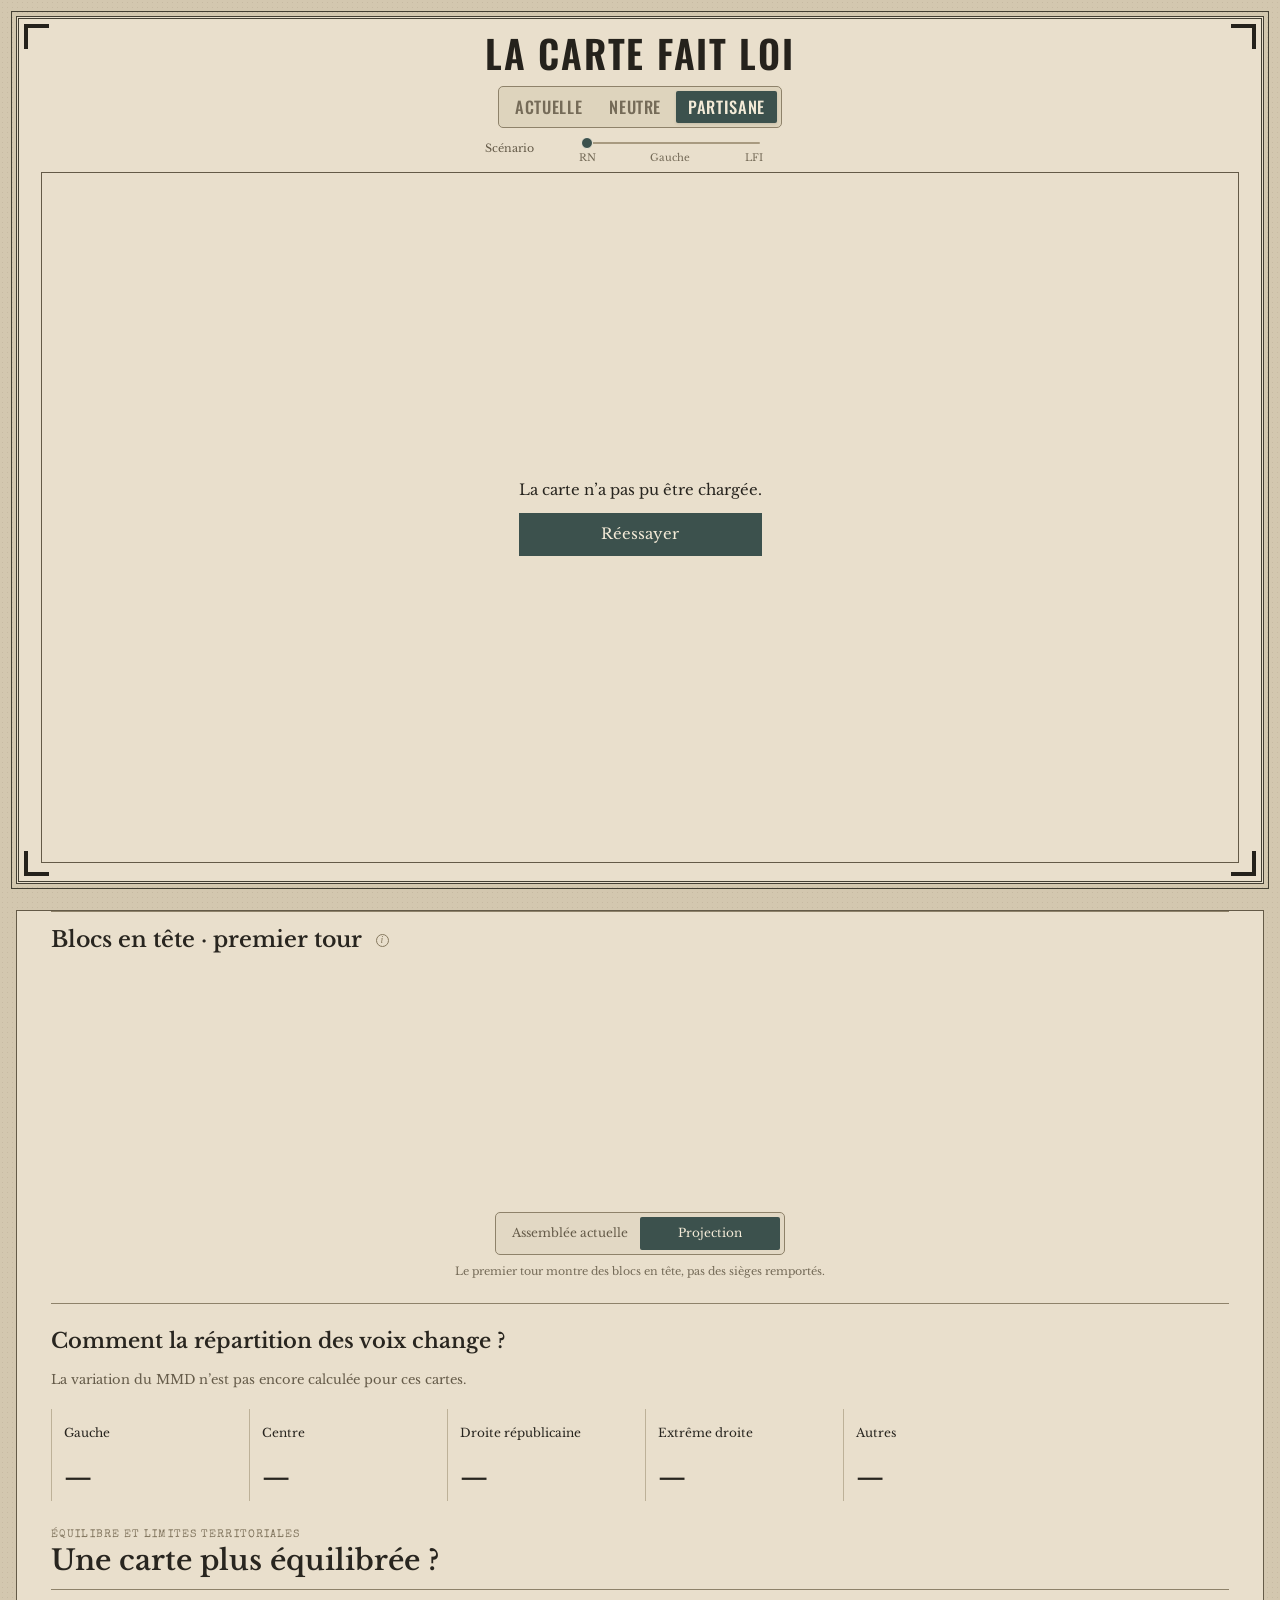
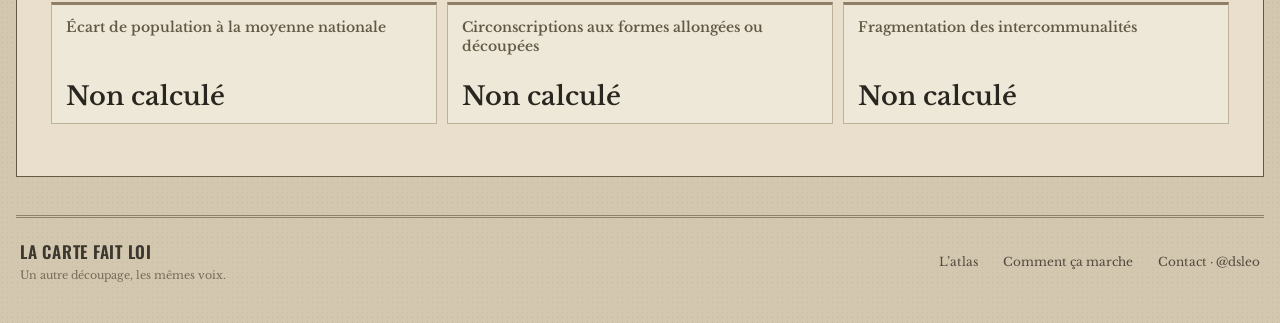
<file: redistricting/webapp/scenarios.html>
<!doctype html>
<html lang="fr">
<head>
<meta charset="utf-8">
<meta name="viewport" content="width=device-width, initial-scale=1">
<meta name="theme-color" content="#e7ddc7">
<meta name="description" content="Comparez des scénarios exploratoires de circonscriptions qui cherchent à favoriser différents camps à partir des votes législatives de 2024.">
<meta property="og:type" content="website">
<meta property="og:title" content="Cartes partisanes · La carte fait loi">
<meta property="og:description" content="Un découpage peut-il avantager un camp ? Explorez des cartes partisanes et leurs estimations, avec leurs limites.">
<meta name="twitter:card" content="summary">
<title>La carte fait loi · Partisane</title>
<link rel="stylesheet" href="vendor/leaflet.css">
<link rel="preconnect" href="https://fonts.googleapis.com">
<link href="https://fonts.googleapis.com/css2?family=Libre+Baskerville:wght@400;700&family=Special+Elite&family=Oswald:wght@500;600;700&display=swap" rel="stylesheet">
<link rel="stylesheet" href="atlas.css?v=11">
<link rel="stylesheet" href="scenarios.css?v=6">
</head>
<body>
<div class="poster">
<i class="corner tl"></i><i class="corner tr"></i><i class="corner bl"></i><i class="corner br"></i>
<div class="title-band">
<h1><span class="title-prefix">La carte fait loi</span><span class="time-switch" role="group" aria-label="Choisir la carte"><button id="view-current" type="button" aria-pressed="false">Actuelle</button><button id="view-neutral" type="button" aria-pressed="false">Neutre</button><button type="button" aria-pressed="true">Partisane</button></span></h1>
<div class="scenario-control"><label for="scenario-slider">Scénario</label><div class="scenario-slider-wrap"><input id="scenario-slider" type="range" min="0" max="2" step="1" value="0" aria-label="Scénario de découpage" aria-valuetext="Rassemblement national"><div class="scenario-ticks" aria-hidden="true"><span>RN</span><span>Gauche</span><span>LFI</span></div></div></div>

</div>
<main class="map-frame" aria-label="Carte politique des circonscriptions législatives métropolitaines">
<div id="scenario-map" aria-label="Carte interactive des circonscriptions"></div>
<div id="map-loading" class="map-error" role="status">Chargement des cartes…</div>
<div id="scenario-error" class="map-error" role="alert" hidden>La carte n’a pas pu être chargée. <button type="button" onclick="location.reload()">Réessayer</button></div>
<div class="map-zoom" aria-label="Zoom de la carte"><button id="zoom-in" type="button" aria-label="Agrandir la carte">+</button><button id="zoom-out" type="button" aria-label="Réduire la carte">−</button></div>
<div class="map-round-controls"><div class="slide-switch" id="round-switch" role="group" aria-label="Tour de l’élection"><span class="slide-thumb" aria-hidden="true"></span><button data-round="1" type="button" aria-pressed="false">1er tour 2024</button><button data-round="2" type="button" aria-pressed="true">2nd tour estimé</button></div></div>
<div class="party-legend" id="map-legend" role="list" aria-label="Familles politiques"></div>
<button id="recenter-map" class="map-control recenter" type="button" title="Recentrer la carte" aria-label="Recentrer la carte"><svg viewBox="0 0 24 24" fill="none" stroke="currentColor" stroke-width="1.7" aria-hidden="true"><path d="M8 3H3v5m13-5h5v5M3 16v5h5m13-5v5h-5"/><circle cx="12" cy="12" r="4"/></svg></button>
<a href="#results" id="assembly-cue" class="results-cue">Voir la comparaison <span aria-hidden="true">↓</span></a>
</main></div>
<section class="results scenario-results" id="results" aria-labelledby="results-title">
<section class="assembly-section" id="assembly" aria-labelledby="assembly-title" hidden><div class="round2-head"><div class="section-title"><h2 id="assembly-title">Blocs en tête · premier tour</h2><button class="info-button" id="scenario-info" type="button" aria-label="Comprendre ces scénarios" aria-haspopup="dialog" aria-controls="scenario-dialog"><span class="info-glyph" aria-hidden="true">i</span></button></div></div>
<div class="round2-assembly"><svg id="hemicycle" viewBox="0 0 237 164" role="group" aria-label="Blocs en tête par circonscription"></svg><div class="assembly-tooltip" id="assembly-tooltip" role="status" aria-live="polite" hidden></div></div>
<div class="assembly-controls"><div class="slide-switch assembly-switch" id="assembly-switch" role="group" aria-label="Comparer les hémicycles"><span class="slide-thumb" aria-hidden="true"></span><button id="assembly-current" type="button" aria-pressed="false">Assemblée actuelle</button><button id="assembly-projected" type="button" aria-pressed="true">Projection</button></div></div><p id="assembly-note" class="scenario-note">Le premier tour montre des blocs en tête, pas des sièges remportés.</p>
</section>
<section class="mmd-section"><h3>Comment la répartition des voix change ?</h3><p>La variation du MMD n’est pas encore calculée pour ces cartes.</p><div class="mmd-grid" aria-label="Variation du MMD par bloc, non calculée"><article class="mmd-card"><span>Gauche</span><strong>—</strong></article><article class="mmd-card"><span>Centre</span><strong>—</strong></article><article class="mmd-card"><span>Droite républicaine</span><strong>—</strong></article><article class="mmd-card"><span>Extrême droite</span><strong>—</strong></article><article class="mmd-card"><span>Autres</span><strong>—</strong></article></div></section>
<div class="results-head"><div><div class="results-kicker">Équilibre et limites territoriales</div><h2 id="results-title">Une carte plus équilibrée ? </h2></div></div>
<div class="territory-grid"><article class="metric-card neutral"><h4>Écart de population à la moyenne nationale</h4><strong>Non calculé</strong></article><article class="metric-card neutral"><h4>Circonscriptions aux formes allongées ou découpées</h4><strong>Non calculé</strong></article><article class="metric-card neutral"><h4>Fragmentation des intercommunalités</h4><strong>Non calculé</strong></article></div>
</section>
<footer class="app-footer"><a class="footer-brand" href="index.html">La carte fait loi<span>Un autre découpage, les mêmes voix.</span></a><nav aria-label="À propos du projet"><a href="index.html">L’atlas</a><a href="method.html">Comment ça marche</a><a href="https://twitter.com/dsleo">Contact · @dsleo</a></nav></footer>
<dialog class="info-dialog" id="scenario-dialog" aria-labelledby="scenario-dialog-title"><form method="dialog"><button class="dialog-close" aria-label="Fermer l’explication" autofocus>×</button></form><h2 id="scenario-dialog-title">Comment lire ces cartes ?</h2><p>Chaque carte favorise un camp au premier tour, à partir des votes de 2024. Les départements non modifiés conservent leurs limites officielles. Les cartes sont exploratoires et non certifiées.</p><p>Au premier tour, un point représente un bloc en tête, pas un siège gagné. Pour LFI, le calcul utilise le rattachement financier déclaré par les candidats ; la carte regroupe ensuite les voix en blocs.</p><p>Au second tour, les deux premiers blocs forment un duel hypothétique, estimé à partir de duels de 2024. Les fourchettes au survol correspondent aux 10e–90e percentiles des simulations ; elles ne couvrent pas toutes les incertitudes et peuvent exclure l’estimation centrale. Dix-huit circonscriptions restent sans estimation.</p><p><a href="method.html#second-tour">En savoir plus sur la méthode</a></p></dialog>
<script src="vendor/leaflet.js"></script><script src="scenarios.js?v=5"></script>
</body></html>
</file>
<file: redistricting/webapp/vendor/leaflet.css>
/* required styles */

.leaflet-pane,
.leaflet-tile,
.leaflet-marker-icon,
.leaflet-marker-shadow,
.leaflet-tile-container,
.leaflet-pane > svg,
.leaflet-pane > canvas,
.leaflet-zoom-box,
.leaflet-image-layer,
.leaflet-layer {
	position: absolute;
	left: 0;
	top: 0;
	}
.leaflet-container {
	overflow: hidden;
	}
.leaflet-tile,
.leaflet-marker-icon,
.leaflet-marker-shadow {
	-webkit-user-select: none;
	   -moz-user-select: none;
	        user-select: none;
	  -webkit-user-drag: none;
	}
/* Prevents IE11 from highlighting tiles in blue */
.leaflet-tile::selection {
	background: transparent;
}
/* Safari renders non-retina tile on retina better with this, but Chrome is worse */
.leaflet-safari .leaflet-tile {
	image-rendering: -webkit-optimize-contrast;
	}
/* hack that prevents hw layers "stretching" when loading new tiles */
.leaflet-safari .leaflet-tile-container {
	width: 1600px;
	height: 1600px;
	-webkit-transform-origin: 0 0;
	}
.leaflet-marker-icon,
.leaflet-marker-shadow {
	display: block;
	}
/* .leaflet-container svg: reset svg max-width decleration shipped in Joomla! (joomla.org) 3.x */
/* .leaflet-container img: map is broken in FF if you have max-width: 100% on tiles */
.leaflet-container .leaflet-overlay-pane svg {
	max-width: none !important;
	max-height: none !important;
	}
.leaflet-container .leaflet-marker-pane img,
.leaflet-container .leaflet-shadow-pane img,
.leaflet-container .leaflet-tile-pane img,
.leaflet-container img.leaflet-image-layer,
.leaflet-container .leaflet-tile {
	max-width: none !important;
	max-height: none !important;
	width: auto;
	padding: 0;
	}

.leaflet-container img.leaflet-tile {
	/* See: https://bugs.chromium.org/p/chromium/issues/detail?id=600120 */
	mix-blend-mode: plus-lighter;
}

.leaflet-container.leaflet-touch-zoom {
	-ms-touch-action: pan-x pan-y;
	touch-action: pan-x pan-y;
	}
.leaflet-container.leaflet-touch-drag {
	-ms-touch-action: pinch-zoom;
	/* Fallback for FF which doesn't support pinch-zoom */
	touch-action: none;
	touch-action: pinch-zoom;
}
.leaflet-container.leaflet-touch-drag.leaflet-touch-zoom {
	-ms-touch-action: none;
	touch-action: none;
}
.leaflet-container {
	-webkit-tap-highlight-color: transparent;
}
.leaflet-container a {
	-webkit-tap-highlight-color: rgba(51, 181, 229, 0.4);
}
.leaflet-tile {
	filter: inherit;
	visibility: hidden;
	}
.leaflet-tile-loaded {
	visibility: inherit;
	}
.leaflet-zoom-box {
	width: 0;
	height: 0;
	-moz-box-sizing: border-box;
	     box-sizing: border-box;
	z-index: 800;
	}
/* workaround for https://bugzilla.mozilla.org/show_bug.cgi?id=888319 */
.leaflet-overlay-pane svg {
	-moz-user-select: none;
	}

.leaflet-pane         { z-index: 400; }

.leaflet-tile-pane    { z-index: 200; }
.leaflet-overlay-pane { z-index: 400; }
.leaflet-shadow-pane  { z-index: 500; }
.leaflet-marker-pane  { z-index: 600; }
.leaflet-tooltip-pane   { z-index: 650; }
.leaflet-popup-pane   { z-index: 700; }

.leaflet-map-pane canvas { z-index: 100; }
.leaflet-map-pane svg    { z-index: 200; }

.leaflet-vml-shape {
	width: 1px;
	height: 1px;
	}
.lvml {
	behavior: url(#default#VML);
	display: inline-block;
	position: absolute;
	}


/* control positioning */

.leaflet-control {
	position: relative;
	z-index: 800;
	pointer-events: visiblePainted; /* IE 9-10 doesn't have auto */
	pointer-events: auto;
	}
.leaflet-top,
.leaflet-bottom {
	position: absolute;
	z-index: 1000;
	pointer-events: none;
	}
.leaflet-top {
	top: 0;
	}
.leaflet-right {
	right: 0;
	}
.leaflet-bottom {
	bottom: 0;
	}
.leaflet-left {
	left: 0;
	}
.leaflet-control {
	float: left;
	clear: both;
	}
.leaflet-right .leaflet-control {
	float: right;
	}
.leaflet-top .leaflet-control {
	margin-top: 10px;
	}
.leaflet-bottom .leaflet-control {
	margin-bottom: 10px;
	}
.leaflet-left .leaflet-control {
	margin-left: 10px;
	}
.leaflet-right .leaflet-control {
	margin-right: 10px;
	}


/* zoom and fade animations */

.leaflet-fade-anim .leaflet-popup {
	opacity: 0;
	-webkit-transition: opacity 0.2s linear;
	   -moz-transition: opacity 0.2s linear;
	        transition: opacity 0.2s linear;
	}
.leaflet-fade-anim .leaflet-map-pane .leaflet-popup {
	opacity: 1;
	}
.leaflet-zoom-animated {
	-webkit-transform-origin: 0 0;
	    -ms-transform-origin: 0 0;
	        transform-origin: 0 0;
	}
svg.leaflet-zoom-animated {
	will-change: transform;
}

.leaflet-zoom-anim .leaflet-zoom-animated {
	-webkit-transition: -webkit-transform 0.25s cubic-bezier(0,0,0.25,1);
	   -moz-transition:    -moz-transform 0.25s cubic-bezier(0,0,0.25,1);
	        transition:         transform 0.25s cubic-bezier(0,0,0.25,1);
	}
.leaflet-zoom-anim .leaflet-tile,
.leaflet-pan-anim .leaflet-tile {
	-webkit-transition: none;
	   -moz-transition: none;
	        transition: none;
	}

.leaflet-zoom-anim .leaflet-zoom-hide {
	visibility: hidden;
	}


/* cursors */

.leaflet-interactive {
	cursor: pointer;
	}
.leaflet-grab {
	cursor: -webkit-grab;
	cursor:    -moz-grab;
	cursor:         grab;
	}
.leaflet-crosshair,
.leaflet-crosshair .leaflet-interactive {
	cursor: crosshair;
	}
.leaflet-popup-pane,
.leaflet-control {
	cursor: auto;
	}
.leaflet-dragging .leaflet-grab,
.leaflet-dragging .leaflet-grab .leaflet-interactive,
.leaflet-dragging .leaflet-marker-draggable {
	cursor: move;
	cursor: -webkit-grabbing;
	cursor:    -moz-grabbing;
	cursor:         grabbing;
	}

/* marker & overlays interactivity */
.leaflet-marker-icon,
.leaflet-marker-shadow,
.leaflet-image-layer,
.leaflet-pane > svg path,
.leaflet-tile-container {
	pointer-events: none;
	}

.leaflet-marker-icon.leaflet-interactive,
.leaflet-image-layer.leaflet-interactive,
.leaflet-pane > svg path.leaflet-interactive,
svg.leaflet-image-layer.leaflet-interactive path {
	pointer-events: visiblePainted; /* IE 9-10 doesn't have auto */
	pointer-events: auto;
	}

/* visual tweaks */

.leaflet-container {
	background: #ddd;
	outline-offset: 1px;
	}
.leaflet-container a {
	color: #0078A8;
	}
.leaflet-zoom-box {
	border: 2px dotted #38f;
	background: rgba(255,255,255,0.5);
	}


/* general typography */
.leaflet-container {
	font-family: "Helvetica Neue", Arial, Helvetica, sans-serif;
	font-size: 12px;
	font-size: 0.75rem;
	line-height: 1.5;
	}


/* general toolbar styles */

.leaflet-bar {
	box-shadow: 0 1px 5px rgba(0,0,0,0.65);
	border-radius: 4px;
	}
.leaflet-bar a {
	background-color: #fff;
	border-bottom: 1px solid #ccc;
	width: 26px;
	height: 26px;
	line-height: 26px;
	display: block;
	text-align: center;
	text-decoration: none;
	color: black;
	}
.leaflet-bar a,
.leaflet-control-layers-toggle {
	background-position: 50% 50%;
	background-repeat: no-repeat;
	display: block;
	}
.leaflet-bar a:hover,
.leaflet-bar a:focus {
	background-color: #f4f4f4;
	}
.leaflet-bar a:first-child {
	border-top-left-radius: 4px;
	border-top-right-radius: 4px;
	}
.leaflet-bar a:last-child {
	border-bottom-left-radius: 4px;
	border-bottom-right-radius: 4px;
	border-bottom: none;
	}
.leaflet-bar a.leaflet-disabled {
	cursor: default;
	background-color: #f4f4f4;
	color: #bbb;
	}

.leaflet-touch .leaflet-bar a {
	width: 30px;
	height: 30px;
	line-height: 30px;
	}
.leaflet-touch .leaflet-bar a:first-child {
	border-top-left-radius: 2px;
	border-top-right-radius: 2px;
	}
.leaflet-touch .leaflet-bar a:last-child {
	border-bottom-left-radius: 2px;
	border-bottom-right-radius: 2px;
	}

/* zoom control */

.leaflet-control-zoom-in,
.leaflet-control-zoom-out {
	font: bold 18px 'Lucida Console', Monaco, monospace;
	text-indent: 1px;
	}

.leaflet-touch .leaflet-control-zoom-in, .leaflet-touch .leaflet-control-zoom-out  {
	font-size: 22px;
	}


/* layers control */

.leaflet-control-layers {
	box-shadow: 0 1px 5px rgba(0,0,0,0.4);
	background: #fff;
	border-radius: 5px;
	}
.leaflet-control-layers-toggle {
	background-image: url(images/layers.png);
	width: 36px;
	height: 36px;
	}
.leaflet-retina .leaflet-control-layers-toggle {
	background-image: url(images/layers-2x.png);
	background-size: 26px 26px;
	}
.leaflet-touch .leaflet-control-layers-toggle {
	width: 44px;
	height: 44px;
	}
.leaflet-control-layers .leaflet-control-layers-list,
.leaflet-control-layers-expanded .leaflet-control-layers-toggle {
	display: none;
	}
.leaflet-control-layers-expanded .leaflet-control-layers-list {
	display: block;
	position: relative;
	}
.leaflet-control-layers-expanded {
	padding: 6px 10px 6px 6px;
	color: #333;
	background: #fff;
	}
.leaflet-control-layers-scrollbar {
	overflow-y: scroll;
	overflow-x: hidden;
	padding-right: 5px;
	}
.leaflet-control-layers-selector {
	margin-top: 2px;
	position: relative;
	top: 1px;
	}
.leaflet-control-layers label {
	display: block;
	font-size: 13px;
	font-size: 1.08333em;
	}
.leaflet-control-layers-separator {
	height: 0;
	border-top: 1px solid #ddd;
	margin: 5px -10px 5px -6px;
	}

/* Default icon URLs */
.leaflet-default-icon-path { /* used only in path-guessing heuristic, see L.Icon.Default */
	background-image: url(images/marker-icon.png);
	}


/* attribution and scale controls */

.leaflet-container .leaflet-control-attribution {
	background: #fff;
	background: rgba(255, 255, 255, 0.8);
	margin: 0;
	}
.leaflet-control-attribution,
.leaflet-control-scale-line {
	padding: 0 5px;
	color: #333;
	line-height: 1.4;
	}
.leaflet-control-attribution a {
	text-decoration: none;
	}
.leaflet-control-attribution a:hover,
.leaflet-control-attribution a:focus {
	text-decoration: underline;
	}
.leaflet-attribution-flag {
	display: inline !important;
	vertical-align: baseline !important;
	width: 1em;
	height: 0.6669em;
	}
.leaflet-left .leaflet-control-scale {
	margin-left: 5px;
	}
.leaflet-bottom .leaflet-control-scale {
	margin-bottom: 5px;
	}
.leaflet-control-scale-line {
	border: 2px solid #777;
	border-top: none;
	line-height: 1.1;
	padding: 2px 5px 1px;
	white-space: nowrap;
	-moz-box-sizing: border-box;
	     box-sizing: border-box;
	background: rgba(255, 255, 255, 0.8);
	text-shadow: 1px 1px #fff;
	}
.leaflet-control-scale-line:not(:first-child) {
	border-top: 2px solid #777;
	border-bottom: none;
	margin-top: -2px;
	}
.leaflet-control-scale-line:not(:first-child):not(:last-child) {
	border-bottom: 2px solid #777;
	}

.leaflet-touch .leaflet-control-attribution,
.leaflet-touch .leaflet-control-layers,
.leaflet-touch .leaflet-bar {
	box-shadow: none;
	}
.leaflet-touch .leaflet-control-layers,
.leaflet-touch .leaflet-bar {
	border: 2px solid rgba(0,0,0,0.2);
	background-clip: padding-box;
	}


/* popup */

.leaflet-popup {
	position: absolute;
	text-align: center;
	margin-bottom: 20px;
	}
.leaflet-popup-content-wrapper {
	padding: 1px;
	text-align: left;
	border-radius: 12px;
	}
.leaflet-popup-content {
	margin: 13px 24px 13px 20px;
	line-height: 1.3;
	font-size: 13px;
	font-size: 1.08333em;
	min-height: 1px;
	}
.leaflet-popup-content p {
	margin: 17px 0;
	margin: 1.3em 0;
	}
.leaflet-popup-tip-container {
	width: 40px;
	height: 20px;
	position: absolute;
	left: 50%;
	margin-top: -1px;
	margin-left: -20px;
	overflow: hidden;
	pointer-events: none;
	}
.leaflet-popup-tip {
	width: 17px;
	height: 17px;
	padding: 1px;

	margin: -10px auto 0;
	pointer-events: auto;

	-webkit-transform: rotate(45deg);
	   -moz-transform: rotate(45deg);
	    -ms-transform: rotate(45deg);
	        transform: rotate(45deg);
	}
.leaflet-popup-content-wrapper,
.leaflet-popup-tip {
	background: white;
	color: #333;
	box-shadow: 0 3px 14px rgba(0,0,0,0.4);
	}
.leaflet-container a.leaflet-popup-close-button {
	position: absolute;
	top: 0;
	right: 0;
	border: none;
	text-align: center;
	width: 24px;
	height: 24px;
	font: 16px/24px Tahoma, Verdana, sans-serif;
	color: #757575;
	text-decoration: none;
	background: transparent;
	}
.leaflet-container a.leaflet-popup-close-button:hover,
.leaflet-container a.leaflet-popup-close-button:focus {
	color: #585858;
	}
.leaflet-popup-scrolled {
	overflow: auto;
	}

.leaflet-oldie .leaflet-popup-content-wrapper {
	-ms-zoom: 1;
	}
.leaflet-oldie .leaflet-popup-tip {
	width: 24px;
	margin: 0 auto;

	-ms-filter: "progid:DXImageTransform.Microsoft.Matrix(M11=0.70710678, M12=0.70710678, M21=-0.70710678, M22=0.70710678)";
	filter: progid:DXImageTransform.Microsoft.Matrix(M11=0.70710678, M12=0.70710678, M21=-0.70710678, M22=0.70710678);
	}

.leaflet-oldie .leaflet-control-zoom,
.leaflet-oldie .leaflet-control-layers,
.leaflet-oldie .leaflet-popup-content-wrapper,
.leaflet-oldie .leaflet-popup-tip {
	border: 1px solid #999;
	}


/* div icon */

.leaflet-div-icon {
	background: #fff;
	border: 1px solid #666;
	}


/* Tooltip */
/* Base styles for the element that has a tooltip */
.leaflet-tooltip {
	position: absolute;
	padding: 6px;
	background-color: #fff;
	border: 1px solid #fff;
	border-radius: 3px;
	color: #222;
	white-space: nowrap;
	-webkit-user-select: none;
	-moz-user-select: none;
	-ms-user-select: none;
	user-select: none;
	pointer-events: none;
	box-shadow: 0 1px 3px rgba(0,0,0,0.4);
	}
.leaflet-tooltip.leaflet-interactive {
	cursor: pointer;
	pointer-events: auto;
	}
.leaflet-tooltip-top:before,
.leaflet-tooltip-bottom:before,
.leaflet-tooltip-left:before,
.leaflet-tooltip-right:before {
	position: absolute;
	pointer-events: none;
	border: 6px solid transparent;
	background: transparent;
	content: "";
	}

/* Directions */

.leaflet-tooltip-bottom {
	margin-top: 6px;
}
.leaflet-tooltip-top {
	margin-top: -6px;
}
.leaflet-tooltip-bottom:before,
.leaflet-tooltip-top:before {
	left: 50%;
	margin-left: -6px;
	}
.leaflet-tooltip-top:before {
	bottom: 0;
	margin-bottom: -12px;
	border-top-color: #fff;
	}
.leaflet-tooltip-bottom:before {
	top: 0;
	margin-top: -12px;
	margin-left: -6px;
	border-bottom-color: #fff;
	}
.leaflet-tooltip-left {
	margin-left: -6px;
}
.leaflet-tooltip-right {
	margin-left: 6px;
}
.leaflet-tooltip-left:before,
.leaflet-tooltip-right:before {
	top: 50%;
	margin-top: -6px;
	}
.leaflet-tooltip-left:before {
	right: 0;
	margin-right: -12px;
	border-left-color: #fff;
	}
.leaflet-tooltip-right:before {
	left: 0;
	margin-left: -12px;
	border-right-color: #fff;
	}

/* Printing */

@media print {
	/* Prevent printers from removing background-images of controls. */
	.leaflet-control {
		-webkit-print-color-adjust: exact;
		print-color-adjust: exact;
		}
	}
</file>
<file: redistricting/webapp/atlas.css>
/* Shared palette and typography. */
:root{--paper:#e9dfcc;--ink:#28251f;--teal:#4e7883;--mono:'Special Elite',monospace;--serif:'Libre Baskerville',Georgia,serif;--display:'Oswald',Impact,sans-serif}
*{box-sizing:border-box}
[hidden]{display:none!important}
html,body{margin:0;min-height:100%;color:var(--ink)}
body{padding:16px;background:#d3c7af;background-image:radial-gradient(#6458441c .6px,transparent .75px);background-size:5px 5px;font:12px/1.4 var(--serif)}
button,summary{cursor:pointer}
button:focus-visible,summary:focus-visible,a:focus-visible{outline:3px solid var(--teal);outline-offset:4px}

/* Compact header; map controls sit in the canvas corners. */
.poster{position:relative;display:grid;grid-template-rows:max-content minmax(0,1fr);gap:8px;width:min(calc(100vw - 32px),1250px);height:calc(100vh - 32px);min-height:640px;max-height:1000px;margin:auto;padding:12px 22px 18px;overflow:hidden;background:var(--paper);border:3px double #443f34;outline:1px solid #443f34;outline-offset:4px}
.corner{position:absolute;z-index:10;width:25px;height:25px;border-color:#24211b;border-style:solid;pointer-events:none}
.corner.tl{top:5px;left:5px;border-width:4px 0 0 4px}.corner.tr{top:5px;right:5px;border-width:4px 4px 0 0}.corner.bl{bottom:5px;left:5px;border-width:0 0 4px 4px}.corner.br{bottom:5px;right:5px;border-width:0 4px 4px 0}
.title-band{min-width:0;align-self:start}
.title-band h1{width:100%;margin:0;text-align:center;text-transform:uppercase;font:600 clamp(26px,3vw,42px)/1.12 var(--display);letter-spacing:.045em;color:#25221c}
.title-prefix{display:inline-block;margin-right:10px}
.swatch{display:block;width:20px;height:14px;border:1px solid #4f493d;background-color:var(--family);background-image:var(--hatch,none);transition:transform .15s}
.time-switch{display:inline-flex;vertical-align:middle;gap:3px;padding:4px;border:1px solid #8e826a;border-radius:5px;background:#ded4bd}
.time-switch button{padding:7px 12px;border:0;border-radius:2px;background:transparent;color:#756b58;font:500 .66em/1.1 var(--display);text-transform:uppercase;letter-spacing:.04em}
.time-switch button[aria-pressed="true"]{color:#f3ead7;background:#3c514d;box-shadow:0 1px 3px #302c2422}
.time-switch button:disabled{opacity:.6;cursor:progress}
.map-round-controls{position:absolute;z-index:500;top:auto;right:auto;bottom:12px;left:50%;transform:translateX(-50%);display:flex;align-items:center}

/* Two-position sliding controls. */
.slide-switch{position:relative;isolation:isolate;display:inline-grid;grid-template-columns:1fr 1fr;padding:4px;gap:0;background:#e2d8c4;border:1px solid #8e826a;border-radius:5px}
.slide-switch button{position:relative;z-index:1;border:0;background:transparent;padding:9px 12px;color:#655b49;font:12px/1.2 var(--serif);white-space:nowrap;transition:color .2s}
.slide-switch button[aria-pressed="true"]{color:#f3ead7}
.slide-thumb{position:absolute;z-index:0;left:4px;top:4px;width:calc((100% - 8px)/2);bottom:4px;background:#3c514d;border-radius:2px;transform:translateX(100%);transition:transform .25s ease}
.slide-switch.first-selected .slide-thumb{transform:translateX(0)}

/* Map and district tooltips. */
.map-round-controls .slide-switch button{min-height:44px;padding:7px 10px;font-size:11px}
.map-frame{min-height:0;position:relative;overflow:hidden;background:var(--paper);border:1px solid #645a47}
#map{position:absolute;inset:0;background:var(--paper)}
.leaflet-container{font-family:var(--serif);background:var(--paper)}
.leaflet-interactive{transition:fill .58s cubic-bezier(.2,.72,.25,1),fill-opacity .58s ease,stroke .35s ease}
.leaflet-tooltip{background:#f2ead8;border:1px solid #302c24;border-radius:0;box-shadow:2px 3px 0 #302c2422;color:#302c24;padding:9px 11px;white-space:normal;min-width:190px;max-width:270px}
.leaflet-tooltip:before{border-right-color:#302c24}
.tip-kicker{font:9px var(--mono);letter-spacing:.08em;text-transform:uppercase;color:#887b62;margin-bottom:3px}
.tip-name{font:600 15px/1.2 var(--serif);margin-bottom:5px}
.tip-party{font:10px/1.5 var(--serif);color:#554d40}
.map-control{display:inline-flex;align-items:center;justify-content:center;border:1px solid #8e826a;border-radius:3px;background:#f2ead8ed;color:#3c514d;box-shadow:0 2px 5px #302c241a}
.map-control:hover{border-color:#302c24}
.recenter{position:absolute;z-index:500;right:12px;top:12px;width:40px;height:40px;padding:8px}
.map-control svg{width:20px;height:20px;flex:none}
.toast{position:fixed;z-index:1000;left:50%;bottom:20px;transform:translate(-50%,8px);opacity:0;pointer-events:none;padding:9px 13px;background:#312f28;color:#f2ead8;border:1px solid #9b8c6f;font:10px var(--mono);transition:opacity .2s,transform .2s}
.toast.show{opacity:1;transform:translate(-50%,0)}

/* Territorial comparison and changes in the vote distribution. */
.results{width:min(calc(100vw - 32px),1250px);margin:26px auto 38px;padding:clamp(18px,3vw,34px);background:var(--paper);border:1px solid #645a47;scroll-margin-top:16px}
.results-head{padding-bottom:11px;border-bottom:1px solid #8e826a}
.results-kicker{color:#82765f;font:11px var(--mono);letter-spacing:.1em;text-transform:uppercase}
.results-head h2{margin:5px 0 0;font:600 clamp(20px,2.2vw,29px)/1.15 var(--serif)}
.territory-grid{display:grid;grid-template-columns:repeat(auto-fit,minmax(min(100%,240px),1fr));gap:10px;margin:12px 0 18px}
.metric-card{display:flex;flex-direction:column;min-width:0;padding:13px 14px 12px;border:1px solid #bdb198;background:#eee8d8}
.metric-card.good{border-top:3px solid #527258}.metric-card.bad{border-top:3px solid #a8513c}.metric-card.neutral{border-top:3px solid #8d8066}
.metric-card h4{flex:1;min-height:3em;margin:0 0 7px;font:600 14px/1.4 var(--serif);color:#625944}
.metric-card strong{display:block;margin-top:15px;color:#29261f;font:600 clamp(21px,2vw,28px)/1.15 var(--serif);font-variant-numeric:tabular-nums}
.metric-delta{display:inline-flex;align-items:center;gap:5px;margin-top:5px;font:600 12px/1.35 var(--mono)}
.metric-card.good .metric-delta{color:#426c4a}.metric-card.bad .metric-delta{color:#a34935}.metric-card.neutral .metric-delta{color:#6f6654}
.metric-card.distance{border-top:3px solid #3c514d}
.mmd-section{padding-top:24px;margin-top:24px;border-top:1px solid #8e826a}
.mmd-section h3{margin:0;font:600 21px/1.3 var(--serif)}
.mmd-section>p{font:13px/1.7 var(--serif);max-width:90ch;color:#655b49}
.mmd-grid{display:grid;grid-template-columns:repeat(6,minmax(0,1fr));gap:10px;margin:18px 0 28px}
.mmd-card{border-left:1px solid #bdb198;padding:8px 12px}
.mmd-card>span{display:flex;align-items:center;gap:6px;font-size:12px;min-height:2.8em}
.mmd-card i{flex:none;width:10px;height:10px}
.mmd-card strong{display:block;font:600 25px var(--serif);margin:12px 0 0}

/* Assembly and floating interaction details. */
.round2-head{display:flex;align-items:center;gap:16px;margin:28px 0 9px;padding-top:15px;border-top:1px solid #8e826a}
.round2-head h3{margin:0;font:600 clamp(16px,1.8vw,22px)/1.2 var(--serif)}
.section-title{display:flex;align-items:center;gap:10px}
.round2-assembly{position:relative;display:flex;align-items:center;flex-direction:column;padding:12px 0 0}
#hemicycle{display:block;width:min(100%,560px);height:230px;overflow:visible}
.hemicycle-seat{stroke:#f3ead7;stroke-width:2.2;stroke-linejoin:round}
#hemicycle g{transition:opacity .18s;cursor:pointer;outline:none}
#hemicycle g:focus-visible .hemicycle-seat{stroke:#28251f;stroke-width:5}
.assembly-controls{display:flex;justify-content:center;margin:8px 0 0}
.assembly-tooltip{position:fixed;z-index:1100;min-width:230px;max-width:min(310px,calc(100vw - 20px));padding:12px 16px;background:#f2ead8;border:1px solid #8e826a;border-radius:3px;text-align:center;box-shadow:1px 2px 5px #302c241a;pointer-events:none}
.assembly-tooltip strong{display:block;margin-bottom:3px;font:600 15px var(--serif)}
.assembly-tooltip span{display:block;font:12px/1.6 var(--serif)}

/* Contextual explanations and native mathematical notation. */
.info-button{position:relative;display:inline-flex;align-items:center;justify-content:center;flex:none;width:20px;height:20px;border:0;padding:0;background:transparent;color:#86795f;vertical-align:middle}
.info-glyph{display:inline-grid;place-items:center;width:13px;height:13px;border:1px solid currentColor;border-radius:50%;font:italic 10px/1 Georgia,serif}
.info-button:hover{color:#28251f}.mmd-intro .info-button{margin-left:2px}
.info-tooltip{position:fixed;z-index:1200;max-width:min(250px,calc(100vw - 20px));padding:7px 10px;border:1px solid #8e826a;background:#f2ead8;color:#554d40;box-shadow:1px 2px 0 #302c241a;font:11px/1.5 var(--serif);pointer-events:none}
.info-dialog{width:min(840px,calc(100vw - 32px));max-height:calc(100dvh - 40px);overflow-y:auto;margin:auto;padding:32px;border:1px solid #706650;border-radius:5px;background:#eee8d8;color:var(--ink);box-shadow:0 15px 60px #28251f44;font:14px/1.75 var(--serif)}
.info-dialog::backdrop{background:#28251f88;backdrop-filter:blur(3px)}
.info-dialog h2{margin:0 30px 20px 0;font:700 21px/1.4 var(--serif)}
.info-dialog p{margin:16px 0}.info-dialog a{color:#3c514d;text-underline-offset:4px}
.info-dialog form{position:absolute;right:14px;top:12px;margin:0}
.dialog-close{display:grid;place-items:center;width:32px;height:32px;border:0;background:transparent;color:#554d40;font:27px/1 var(--serif)}
.dialog-close:hover{background:#ded4bd;border-radius:50%}
.info-dialog .round2-method{padding:0;margin:0;border:0;background:transparent}
.info-dialog .round2-method h2{margin-bottom:25px}.info-dialog .round2-method p{margin:8px 0 0}
.info-dialog .dialog-more{margin-bottom:0;text-align:right}
.method-steps{display:grid;grid-template-columns:repeat(3,minmax(0,1fr));gap:24px}
.method-step b{display:block;color:#3c514d;font-size:15px}
.step-number{display:block;color:#998a6f;font:500 26px var(--display);margin-bottom:7px}
.math-display{max-width:100%;overflow-x:auto;padding:17px 14px;margin:20px 0;background:#e6dcc7;border-left:2px solid #9b8c6f;color:#302c24}
.math-display math{font-family:math;font-size:1.1em;line-height:1.5;min-width:min-content}

/* Tables in the methodology guide. */
.metric-table-wrap{overflow:auto;border:1px solid #bdb198}
.metric-table{width:100%;border-collapse:collapse;background:#eee8d8;font:12px/1.5 var(--serif)}
.metric-table th,.metric-table td{padding:12px;text-align:right;border-bottom:1px solid #d7ccb6;white-space:nowrap}
.metric-table th{font-weight:600}.metric-table th:first-child,.metric-table td:first-child{text-align:left}
.metric-table thead{background:#ded4bd;color:#554d40}.metric-table tbody tr:last-child td{border-bottom:0}
.electoral-key{display:flex;flex-wrap:wrap;gap:18px;margin:14px 0;font-size:12px}
.electoral-key span{display:flex;align-items:center;gap:7px}.electoral-key i{width:22px;height:7px;background:#8e826a}
.electoral-key .seats{height:11px;background:#3c514d}
.comparison-cell{min-width:165px}.comparison-bars{display:grid;gap:5px}
.comparison-bar{display:flex;align-items:center;gap:8px;font-size:11px}
.comparison-bar i{display:block;flex:none;height:6px;background:#8e826a;width:calc(var(--share)*1%)}
.comparison-bar.seats i{height:10px;background:var(--bloc-color)}.comparison-bar span{white-space:nowrap}
.validation-stats{display:flex;flex-wrap:wrap;gap:16px 30px;margin:22px 0;padding:18px 0;border-top:1px solid #c8bda7;border-bottom:1px solid #c8bda7}
.validation-stats strong{display:block;font-size:22px;color:#28251f}.validation-stats span{font-size:12px}
.method-page{background:var(--paper);font:15px/1.8 var(--serif)}
.method-page a{color:#3c514d;text-underline-offset:4px}.method-page p{max-width:85ch}

/* Shared footer. */
.app-footer{width:min(calc(100vw - 32px),1250px);margin:28px auto 0;padding:22px 4px 24px;border-top:3px double #8e826a;display:flex;align-items:center;justify-content:space-between;gap:20px}
.footer-brand{color:#3c382f;text-decoration:none;font:600 17px/1.4 var(--display);letter-spacing:.045em;text-transform:uppercase}
.footer-brand span{display:block;margin-top:3px;font:11px/1.5 var(--serif);letter-spacing:0;text-transform:none;color:#756b58}
.app-footer nav{display:flex;gap:25px;flex-wrap:wrap}.app-footer nav a{color:#514a3d;font:12px/1.5 var(--serif);text-decoration:none;text-underline-offset:5px}
.app-footer nav a:hover{text-decoration:underline}.app-footer nav a span{display:inline-block;margin-left:5px;color:#8e826a}

@media(max-width:760px){
  body{padding:8px}.poster{width:calc(100vw - 16px);height:auto;min-height:calc(100vh - 16px);padding:15px 11px;grid-template-rows:max-content minmax(480px,1fr)}
  .title-band h1{font-size:clamp(25px,6vw,36px)}.title-prefix{display:block;margin:0 0 10px}
  .map-round-controls .slide-switch button{font-size:10px;padding:7px 8px}
  .recenter{right:10px;top:10px;width:34px;height:34px;padding:6px}
  .results{width:calc(100vw - 16px);padding:18px 12px}.territory-grid{grid-template-columns:1fr}
  .mmd-grid{grid-template-columns:repeat(2,minmax(0,1fr))}.mmd-card strong{font-size:22px}
  .round2-assembly{padding:8px 0 0}#hemicycle{height:190px}.assembly-controls{margin:6px 0 0}
  .info-dialog{padding:26px 20px}.info-dialog h2{font-size:19px}.method-steps{grid-template-columns:1fr;gap:24px}
  .method-step{position:relative;padding-left:35px}.step-number{position:absolute;left:0;top:0}
  .metric-table th,.metric-table td{padding:10px}
}
@media(prefers-reduced-motion:reduce){*,*:before,*:after{scroll-behavior:auto!important;transition-duration:.01ms!important;animation-duration:.01ms!important}}

/* A long-form guide in the same paper-and-ink language as the atlas. */
.guide-page{max-width:1250px;margin:0 auto 34px;padding:0;border:3px double #443f34}
.guide-page .guide-hero{padding:clamp(28px,5vw,64px);border-bottom:1px solid #8e826a;background:linear-gradient(135deg,#eee8d8,#e5dbc5)}
.guide-back{font:12px var(--serif);text-decoration:none}.guide-back:hover{text-decoration:underline}
.guide-page .guide-kicker{margin:40px 0 12px;font:11px var(--mono);letter-spacing:.12em;text-transform:uppercase;color:#82765f}
.guide-page .guide-hero h1{position:static;transform:none;width:auto;margin:0;max-width:100%;font:600 clamp(40px,6vw,70px)/1.08 var(--display);letter-spacing:.015em;text-transform:none;text-align:left;white-space:normal}
.guide-page .guide-lead{font:clamp(16px,1.65vw,20px)/1.75 var(--serif);max-width:65ch;margin:22px 0 34px;color:#554d40}
.guide-premise{display:grid;grid-template-columns:1fr 1fr;gap:35px;border-top:1px solid #b4a68d;padding-top:20px}
.guide-page .guide-premise p{margin:0;font:13px/1.9 var(--serif);max-width:48ch;color:#655b49}.guide-premise b{display:block;margin-bottom:4px;color:#3c514d}
.guide-layout{display:grid;grid-template-columns:180px minmax(0,1fr);gap:clamp(25px,4vw,60px);padding:clamp(26px,4vw,50px)}
.guide-nav{position:sticky;top:28px;align-self:start;display:flex;flex-direction:column;gap:13px;margin:0!important}
.guide-nav>span{display:block;margin-bottom:8px;font:10px var(--mono);text-transform:uppercase;letter-spacing:.08em;color:#82765f}
.guide-nav a{font:12px/1.5 var(--serif);color:#756b58;text-decoration:none;transition:color .15s}.guide-nav a:hover{color:#25221c;text-decoration:underline}
.guide-chapters{min-width:0}.guide-chapter{padding:0 0 38px;margin:0 0 40px;border-bottom:1px solid #b4a68d;scroll-margin-top:25px}.guide-chapter:last-child{border:0;padding-bottom:0;margin-bottom:0}
.guide-page .chapter-number{margin:0 0 12px;font:10px/1.5 var(--mono);color:#8b7859;letter-spacing:.075em;text-transform:uppercase}
.guide-page .guide-chapter h2{margin:0 0 23px;font:700 clamp(23px,2.3vw,30px)/1.45 var(--serif);letter-spacing:-.025em;color:#302c24}
.guide-page .guide-chapter h3{margin:24px 0 10px;font:700 16px/1.6 var(--serif);color:#3c514d}
.guide-page .guide-chapter p{font:14px/1.9 var(--serif);margin:16px 0;color:#554d40}
.guide-page .equation-caption{font:12px/1.8 var(--serif)!important;color:#82765f!important;margin-top:10px!important}
.guide-page .guide-note{margin:24px 0;padding:18px 20px;border-left:2px solid #829da0;background:#e4dbc8;font:13px/1.8 var(--serif)}
.guide-note>b{font:600 14px/1.6 var(--serif);color:#3c514d}.guide-page .guide-note p{font-size:12px;margin:8px 0 0}
.guide-details{margin:24px 0 0;padding:16px 0;border:0;font-size:13px}
.guide-details summary{cursor:pointer;font:600 13px/1.6 var(--serif);color:#3c514d}.guide-details[open] summary{margin-bottom:14px}
.guide-page .guide-details p{font-size:13px}.guide-details .math-display{margin:18px 0}
.recom-strip{display:grid;grid-template-columns:repeat(3,minmax(0,1fr));gap:12px;margin:28px 0 12px}
.recom-strip figure{margin:0;min-width:0}.recom-diagram{display:block;width:100%;height:auto}
.recom-strip figcaption{padding:6px 2px;font:12px/1.6 var(--serif)}.recom-strip figcaption b{display:block;font-size:12px;color:#3c514d}.recom-strip figcaption span{display:block;margin-top:5px;font-size:11px;color:#82765f}
.reference-link{font:11px var(--mono);vertical-align:super;text-decoration:none}
.guide-page .guide-chapter h3.composite-title{font:700 22px/1.45 var(--serif);margin:34px 0 12px}.criterion-block{margin:30px 0;padding-top:5px}.criterion-block+.criterion-block{border-top:1px dotted #b4a68d;padding-top:20px}
.guide-two-tours{display:grid;grid-template-columns:1fr 1fr;gap:26px;margin:26px 0;border-top:1px solid #b4a68d;border-bottom:1px solid #b4a68d;padding:20px 0}
.guide-two-tours span{font:10px var(--mono);color:#82765f;text-transform:uppercase}.guide-page .guide-two-tours h3{margin:8px 0}.guide-page .guide-two-tours p{font-size:13px;margin:0}
.limits-list{margin-top:30px}.limits-list>div{padding:0 0 15px 18px;border-left:1px solid #b4a68d}.guide-page .limits-list h3{margin-top:18px}.guide-page .limits-list p{font-size:13px}
.reference-list{padding-left:22px;margin-top:26px}.reference-list li{margin:0 0 26px;padding-left:7px;font-size:13px}.reference-list li::marker{color:#82765f;font:12px var(--mono)}
.reference-list li>span{display:block;font:10px/1.6 var(--mono);letter-spacing:.06em;text-transform:uppercase;color:#82765f;margin-bottom:8px}.guide-page .reference-list p{font-size:12px;margin:7px 0}
.guide-return{display:inline-flex;gap:30px;align-items:center;margin-top:16px;padding:12px 0;border-bottom:1px solid #8e826a;font:13px var(--serif);text-decoration:none}.guide-return:hover{gap:40px}
.guide-page .validation-stats{gap:14px 30px}.guide-page .validation-stats strong{font-size:25px}
@media(max-width:950px){.guide-layout{grid-template-columns:145px minmax(0,1fr);gap:28px}.guide-nav a{font-size:11px}}
@media(max-width:760px){.round2-assembly{padding:8px 0 0}.assembly-controls{margin:6px 0 0}.app-footer{width:calc(100vw - 16px);padding:18px 4px;gap:18px}.app-footer nav{gap:16px}.footer-brand{font-size:15px}.footer-brand span{max-width:25ch;font-size:10px}.app-footer nav a{font-size:11px}.guide-premise{grid-template-columns:1fr;gap:18px}.guide-layout{display:block;padding:24px 20px}.guide-nav{position:static;display:flex;flex-direction:row;flex-wrap:wrap;gap:12px 18px;margin-bottom:32px!important;padding-bottom:24px;border-bottom:1px solid #b4a68d}.guide-nav>span{display:none}.guide-page .guide-kicker{margin-top:30px}.guide-page .guide-hero{padding:28px 22px}.guide-page .guide-lead{margin-bottom:26px}.guide-chapter{margin-bottom:30px;padding-bottom:28px}.guide-page .guide-chapter h2{font-size:23px}.guide-two-tours{gap:20px}.math-display{padding:14px 10px;font-size:13px}.guide-page .guide-chapter p{font-size:13px}}
@media(max-width:520px){.app-footer{align-items:flex-start;flex-direction:column;gap:16px}.app-footer nav{gap:24px}.guide-two-tours{grid-template-columns:1fr}.recom-strip{grid-template-columns:1fr;gap:15px}.recom-strip figure{display:grid;grid-template-columns:130px 1fr;align-items:center;gap:14px}.recom-strip figcaption{padding:0}.guide-page .guide-chapter h2{font-size:22px}}
@media(pointer:coarse){.info-button{width:32px;height:32px;margin:-6px 0}.info-glyph{width:14px;height:14px}}

/* Navigation and context for the exploratory scenario. */
.map-zoom{position:absolute;z-index:500;right:12px;top:60px;display:grid;border:1px solid #8e826a;border-radius:3px;overflow:hidden}
.map-zoom button{width:40px;height:36px;border:0;background:#f2ead8;color:#3c514d;font:22px/1 var(--serif)}
.map-zoom button+button{border-top:1px solid #bdb198}
.map-error{position:absolute;z-index:800;inset:0;display:grid;place-content:center;gap:12px;text-align:center;background:var(--paper);font:15px/1.5 var(--serif)}
.map-error button{padding:10px;background:#3c514d;color:#f3ead7;border:0;font:inherit}
.results-cue{position:absolute;z-index:600;right:12px;bottom:8px;display:grid;place-items:center;width:44px;height:52px;border:0;background:transparent;color:#3c514d;text-decoration:none;font:24px/1 var(--serif)}
.results-cue span{display:inline-block;animation:cue-down 1s ease-in-out 3}
@keyframes cue-down{50%{transform:translateY(4px)}}
@media(max-width:760px){.map-zoom{top:55px;right:10px}.results-cue{right:10px;bottom:8px}.map-round-controls{top:auto;right:auto;bottom:8px;left:50%;transform:translateX(-50%)}.map-round-controls .slide-switch button{font-size:12px}.recenter{width:44px;height:44px}}
@media(prefers-reduced-motion:reduce){.results-cue span{animation:none}}


.map-scenario,.proposal-error{text-align:center;margin:5px 0 0;font:11px/1.5 var(--serif);color:#554d40}.proposal-error{color:#943d2d}

/* Department search stays on the map while the view changes. */
.sr-only{position:absolute;width:1px;height:1px;padding:0;margin:-1px;overflow:hidden;clip:rect(0,0,0,0);white-space:nowrap;border:0}
.department-search{position:absolute;z-index:650;right:12px;top:142px;color:var(--ink);font:12px/1.4 var(--serif)}
.department-toggle{display:grid;place-items:center;width:40px;height:40px;padding:9px;border:1px solid #8e826a;border-radius:3px;background:#f2ead8;color:#3c514d;box-shadow:0 2px 5px #302c241a}.department-toggle svg{width:20px;height:20px}.department-toggle[aria-expanded=true],.department-toggle.has-selection{border-color:#3c514d;background:#ded4bd}
.department-panel{position:absolute;top:0;right:48px;width:min(260px,calc(100vw - 105px))}
.department-search-field{display:flex;align-items:center;gap:7px;min-height:40px;padding:0 10px;border:1px solid #8e826a;border-radius:3px;background:#f2ead8;box-shadow:0 2px 5px #302c241a}
.department-search-field span{font:22px/1 var(--serif);color:#3c514d}.department-search input{flex:1;min-width:0;width:100%;padding:9px 0;border:0;outline:0;background:transparent;color:var(--ink);font:12px var(--serif)}
.department-search-field:focus-within{outline:3px solid var(--teal);outline-offset:2px}.department-search input::-webkit-search-cancel-button{display:none}
.department-search-field button{min-width:28px;min-height:30px;padding:0;border:0;background:transparent;color:#3c514d;font:20px var(--serif)}
#department-options{max-height:min(280px,40vh);overflow:auto;list-style:none;margin:3px 0 0;padding:4px 0;border:1px solid #8e826a;background:#f2ead8;box-shadow:0 3px 8px #302c2426}
#department-options li{padding:9px 11px}#department-options li[role=option]{cursor:pointer}#department-options li[role=option]:hover,#department-options li[aria-selected=true]{background:#ded4bd}
.department-empty{color:#756b58}#department-summary{display:inline-block;margin:4px 0 0;padding:5px 8px;background:#f2ead8;border:1px solid #bdb198;font:11px/1.4 var(--serif)}
.map-distance-panel{position:absolute;z-index:640;top:12px;left:12px;display:grid;gap:2px;width:min(270px,calc(100% - 92px));padding:9px 11px;background:#f2ead8ed;border:1px solid #9c917c;color:#554d40;font:11px/1.4 var(--serif);box-shadow:0 2px 5px #302c241a;pointer-events:none}
.map-distance-panel>strong{color:#29261f;font:600 13px/1.25 var(--serif)}.map-distance-panel>span{color:#625944}.map-distance-panel>.bloc-seat-gain{padding-left:6px;border-left:2px solid var(--bloc-color,#8e826a);color:#3c514d;font-weight:600}.map-distance-panel p{margin:2px 0 0;padding-top:5px;border-top:1px solid #bdb198;color:#3c514d;font:11px/1.35 var(--serif)}
@media(max-width:760px){.department-search{top:152px;right:10px}.department-toggle{width:44px;height:44px}.department-panel{right:52px;width:min(250px,calc(100vw - 100px))}.department-search-field{min-height:44px}.department-search input{font-size:13px}}

/* Publication pass: clear mobile legend, touch targets, and first-load feedback. */
.map-loading{position:absolute;z-index:700;inset:0;display:flex;align-items:center;justify-content:center;gap:12px;background:var(--paper);color:#514a3d;font:14px/1.5 var(--serif)}
.loading-mark{width:20px;height:20px;border:2px solid #bdb198;border-top-color:#3c514d;border-radius:50%;animation:map-spin .8s linear infinite}
@keyframes map-spin{to{transform:rotate(360deg)}}
.first-use-dialog{width:min(360px,calc(100vw - 36px));padding:24px 24px 20px;text-align:center;border-color:#c8bda7;box-shadow:0 4px 18px #302c2418}
.first-use-dialog::backdrop{background:#28251f35;backdrop-filter:none}
.first-use-dialog h2{margin:0 auto 16px;max-width:24ch;color:#514a3d;font:600 clamp(18px,3.5vw,22px)/1.35 var(--serif)}
.first-use-continue{display:block;min-height:40px;margin:0 auto;padding:9px 15px;border:1px solid #9c917c;background:#e5dcc9;color:#514a3d;font:500 11px/1.2 var(--display);letter-spacing:.035em}
.first-use-continue:hover{background:#dcd1bb}
.welcome-dialog{width:min(530px,calc(100vw - 32px));padding:clamp(26px,5vw,44px);border:2px double #645a47;border-radius:0;background:#eee8d8;color:var(--ink);box-shadow:8px 10px 0 #302c2426;text-align:left}
.welcome-dialog::backdrop{background:#28251f70;backdrop-filter:blur(2px)}
.welcome-kicker{margin:0 0 12px;color:#82765f;font:10px/1.5 var(--mono);letter-spacing:.1em;text-transform:uppercase}
.welcome-dialog h2{margin:0;font:600 clamp(30px,6vw,48px)/1.08 var(--display);letter-spacing:.015em;text-transform:uppercase}
.welcome-lead{max-width:38ch;margin:17px 0 26px;color:#554d40;font:15px/1.75 var(--serif)}
.welcome-actions{display:flex;align-items:center;justify-content:center;flex-wrap:wrap;gap:10px 18px;text-align:center}
.welcome-actions button{min-height:44px;padding:10px 15px;border:1px solid #81745c;background:#3c514d;color:#f3ead7;font:500 12px/1.2 var(--display);letter-spacing:.035em}
.welcome-actions button:hover{background:#2f4542}
.welcome-actions #welcome-skip{border-color:transparent;background:transparent;color:#554d40;text-decoration:underline;text-underline-offset:4px}
.welcome-actions #welcome-skip:hover{color:#25221c}
.guided-tour{position:fixed;z-index:1400;inset:0;pointer-events:none}
.tour-spotlight{position:fixed;z-index:0;border:2px solid #f2ead8;box-shadow:0 0 0 9999px #28251f9c;pointer-events:none;transition:left .32s cubic-bezier(.22,1,.36,1),top .32s cubic-bezier(.22,1,.36,1),width .32s cubic-bezier(.22,1,.36,1),height .32s cubic-bezier(.22,1,.36,1)}
.tour-card{position:fixed;z-index:1;width:min(410px,calc(100vw - 28px));margin:0;padding:18px 20px 15px;border:1px solid #877a62;border-radius:2px;background:#eee8d8;color:var(--ink);box-shadow:5px 6px 0 #28251f3b;pointer-events:auto;animation:tour-enter .28s cubic-bezier(.22,1,.36,1) both}
.tour-card.tour-search-step{width:min(340px,calc(100vw - 28px))}
.tour-card.tour-department-step{width:min(360px,calc(100vw - 28px))}
@keyframes tour-enter{from{opacity:0;transform:translateY(7px)}to{opacity:1;transform:translateY(0)}}
.tour-meta{display:flex;align-items:center;justify-content:space-between;color:#82765f;font:10px/1.3 var(--mono);letter-spacing:.08em}
.tour-close{display:grid;place-items:center;width:32px;height:32px;margin:-8px -9px -5px 0;border:0;background:transparent;color:#554d40;font:25px/1 var(--serif)}
.tour-close:hover{background:#ded4bd}
.tour-card h2{margin:7px 24px 7px 0;font:600 21px/1.25 var(--serif);color:#302c24}
.tour-card p{margin:0;color:#554d40;font:12px/1.7 var(--serif)}
.tour-card p:empty{display:none}
.tour-actions{display:flex;align-items:center;justify-content:flex-end;gap:7px;margin-top:15px;padding-top:11px;border-top:1px solid #c8bda7}
.tour-actions button{display:grid;place-items:center;width:42px;min-height:38px;padding:6px;border:1px solid #a89b82;background:transparent;color:#514a3d;font:20px/1 var(--serif)}
.tour-actions button:hover{background:#ded4bd}
.tour-actions .tour-next{border-color:#3c514d;background:#3c514d;color:#f3ead7}
.tour-actions .tour-next:hover{background:#2f4542}
.tour-actions button:disabled{opacity:.55;cursor:wait}
.tour-actions button[hidden]{display:none}
@media(max-width:520px){.welcome-dialog{padding:27px 22px}.welcome-actions{align-items:center;flex-direction:row}.welcome-actions button{width:auto}.welcome-actions #welcome-skip{align-self:auto}.tour-card{padding:15px 16px 12px}.tour-card h2{font-size:19px}.tour-actions button{min-height:42px}}
@media(prefers-reduced-motion:reduce){.tour-card{animation:none}.tour-spotlight{transition:none}}
@media(max-width:760px){
  .time-switch button{min-height:44px;padding:9px 12px}
  .map-zoom button{width:44px;height:44px}
}
@media(prefers-reduced-motion:reduce){.loading-mark{animation:none}}

.partisan-link{display:block;width:max-content;max-width:100%;margin:5px auto 0;color:#72513f;font:13px/1.4 var(--serif);text-decoration:underline;text-underline-offset:4px}.partisan-link:hover{color:#2c2820}.partisan-link:focus-visible{outline:2px solid #a4533e;outline-offset:3px}

.title-band h1 .title-prefix{display:block;margin:0 0 5px}.title-band h1 .time-switch{font-size:.65em}

/* Keep the two population constraints visually distinct and legible. */
.math-pair{display:flex;align-items:center;justify-content:center;flex-wrap:wrap;gap:clamp(18px,3vw,40px)}
.math-pair math{margin:0}
.math-connector{font:13px var(--serif);color:#756b58}
@media(max-width:520px){.math-pair{flex-direction:column;gap:10px}}

.math-disclosure{margin:18px 0}.math-disclosure summary{cursor:pointer;font:600 13px/1.6 var(--serif);color:#3c514d}.math-disclosure summary:hover{color:#192f2c}.math-disclosure[open] summary{margin-bottom:12px}.math-disclosure .math-display{margin:12px 0}.math-pair .tex-equation{display:block}.math-display .katex-display{margin:0}

.guide-sections{display:flex;flex-wrap:wrap;gap:12px 30px;max-width:1150px;margin:0 auto;padding:20px 32px 0}.guide-sections a{color:#756a58;text-decoration:none;font:600 13px/1.5 var(--serif);padding:4px 0 8px;border-bottom:2px solid transparent}.guide-sections a[aria-current="page"]{color:#3c514d;border-bottom-color:#3c514d}.guide-sections a:hover{color:#3c514d}.guide-page [hidden]{display:none!important}@media(max-width:760px){.guide-sections{padding:18px 20px 0;gap:8px 20px}}
</file>
<file: redistricting/webapp/scenarios.css>
/* Scenario controls use the atlas's paper, ink, and map components. */
.scenario-title{display:inline-block;color:#3c514d}
.scenario-control{display:flex;justify-content:center;align-items:center;gap:12px;margin:5px auto 0;color:#655b49;font:11px var(--serif)}
.scenario-slider-wrap{width:min(250px,60vw);padding:2px 0 0}
#scenario-slider,#partisan-slider{display:block;appearance:none;-webkit-appearance:none;width:calc(66.666% + 12px);height:16px;margin:0 calc(16.667% - 6px);background:transparent;cursor:pointer}
#scenario-slider::-webkit-slider-runnable-track,#partisan-slider::-webkit-slider-runnable-track{height:2px;background:#a89a80;border-radius:2px}
#scenario-slider::-webkit-slider-thumb,#partisan-slider::-webkit-slider-thumb{-webkit-appearance:none;width:12px;height:12px;margin-top:-5px;background:#3c514d;border:1px solid #eee8d8;border-radius:50%}
#scenario-slider::-moz-range-track,#partisan-slider::-moz-range-track{height:2px;background:#a89a80;border-radius:2px}
#scenario-slider::-moz-range-thumb,#partisan-slider::-moz-range-thumb{width:10px;height:10px;background:#3c514d;border:1px solid #eee8d8;border-radius:50%}
#scenario-slider:focus-visible,#partisan-slider:focus-visible{outline:3px solid var(--teal);outline-offset:3px}
.scenario-ticks{display:grid;grid-template-columns:repeat(3,1fr);text-align:center;font:10px var(--serif);color:#756b58}
.scenario-back{display:block;width:max-content;margin:5px auto 0;color:#3c514d;font:11px var(--serif);text-decoration:underline;text-underline-offset:3px}
#scenario-map{position:absolute;inset:0;background:var(--paper)}
.scenario-results{padding-top:0}
.scenario-results .round2-head{margin-top:0}
.scenario-results .round2-head h2{margin:0;font:600 clamp(16px,1.8vw,22px)/1.2 var(--serif)}
.scenario-note{text-align:center;color:#756b58;font:11px/1.5 var(--serif);margin:8px 0 0}
@media(max-width:760px){.scenario-title{display:block}.scenario-control{margin-top:8px}.scenario-back{font-size:10px}}

/* Five evenly spaced scenario stops; the first and last thumb centres align with the labels. */
#partisan-control .scenario-slider-wrap{width:min(560px,78vw)}
#partisan-control #partisan-slider{width:calc(80% + 12px);margin:0 calc(10% - 6px)}
#partisan-control .scenario-ticks{grid-template-columns:repeat(5,minmax(0,1fr));font-size:10px}
@media(max-width:600px){#partisan-control .scenario-slider-wrap{width:min(390px,76vw)}#partisan-control .scenario-ticks{font-size:9px}}

/* The partisan selector sits beneath the map, without a surrounding panel. */
.poster:has(#partisan-control:not([hidden])){grid-template-rows:max-content minmax(0,1fr) max-content}
#partisan-control{flex-direction:column;gap:1px;margin:0 auto;color:#655b49}
#partisan-control>label{font:11px var(--serif)}
@media(max-width:760px){.poster:has(#partisan-control:not([hidden])){grid-template-rows:max-content minmax(480px,1fr) max-content}#partisan-control{margin:0 auto}}
</file>
